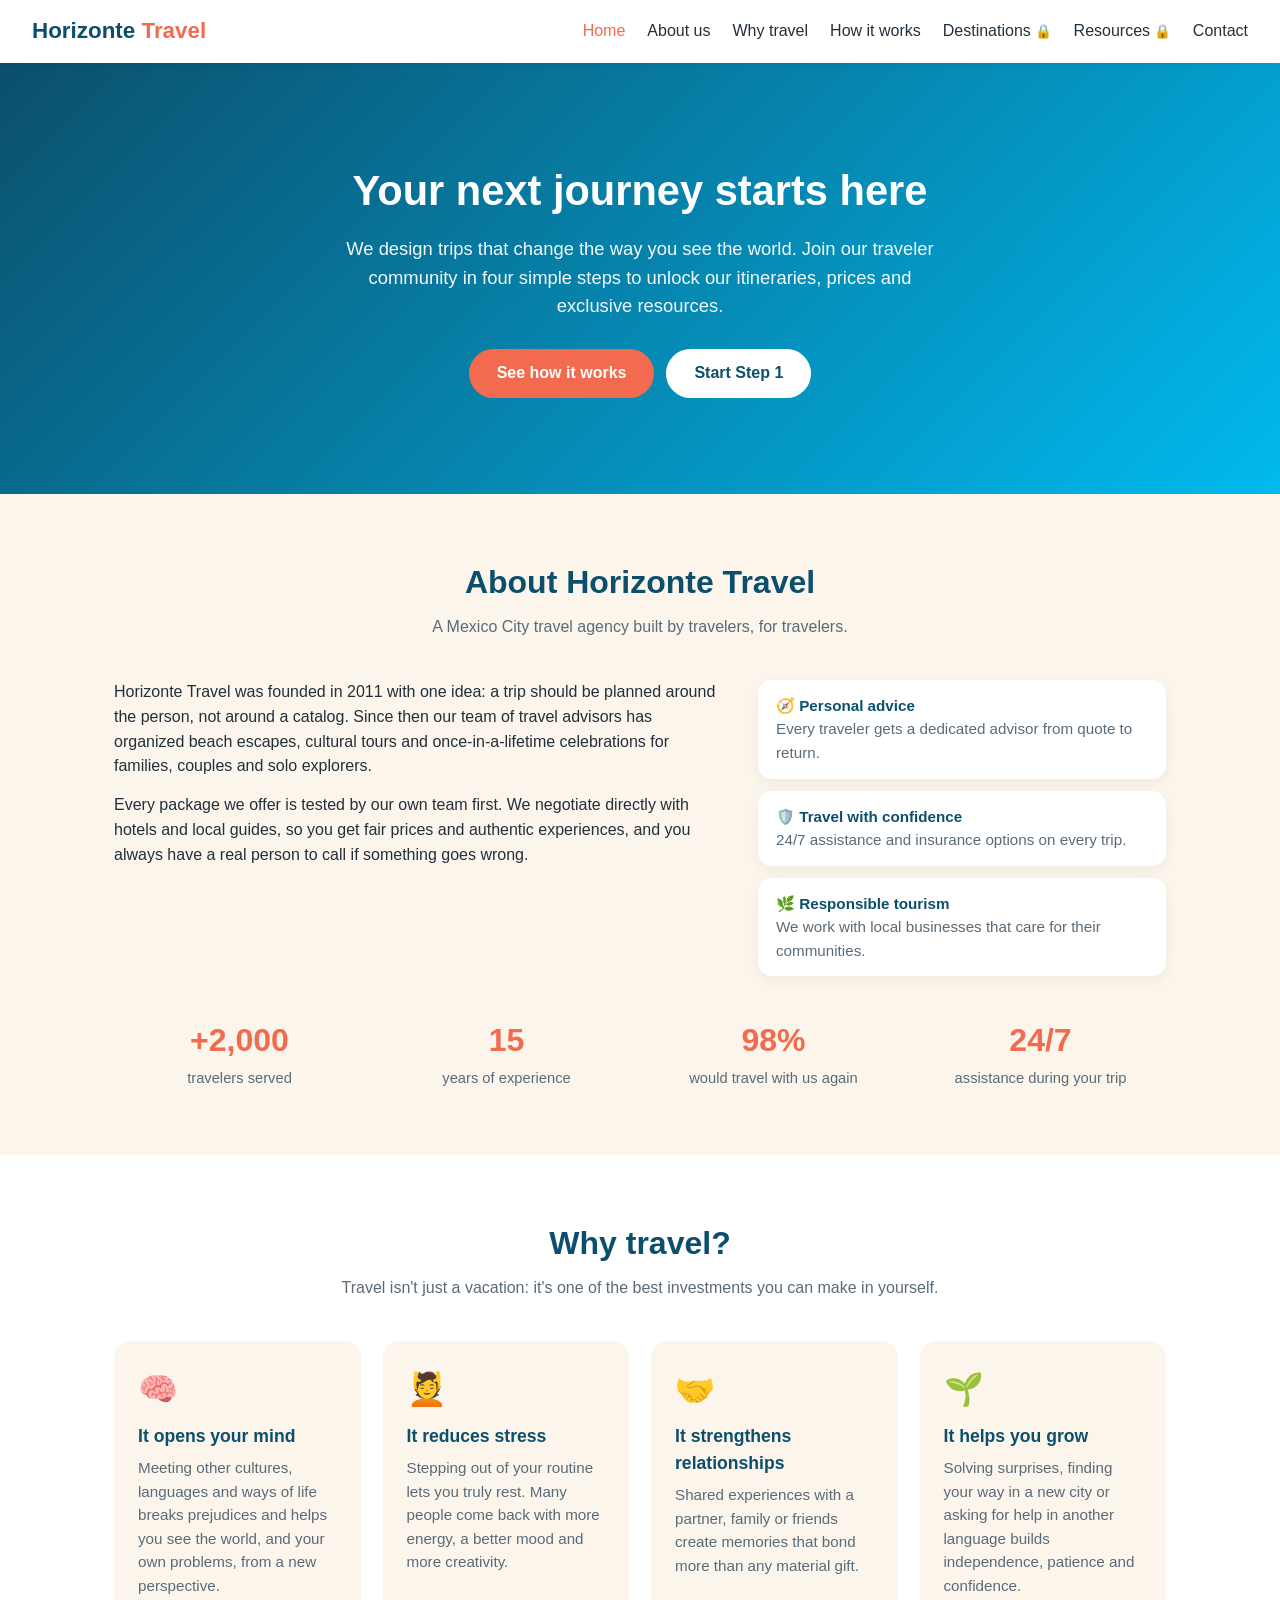
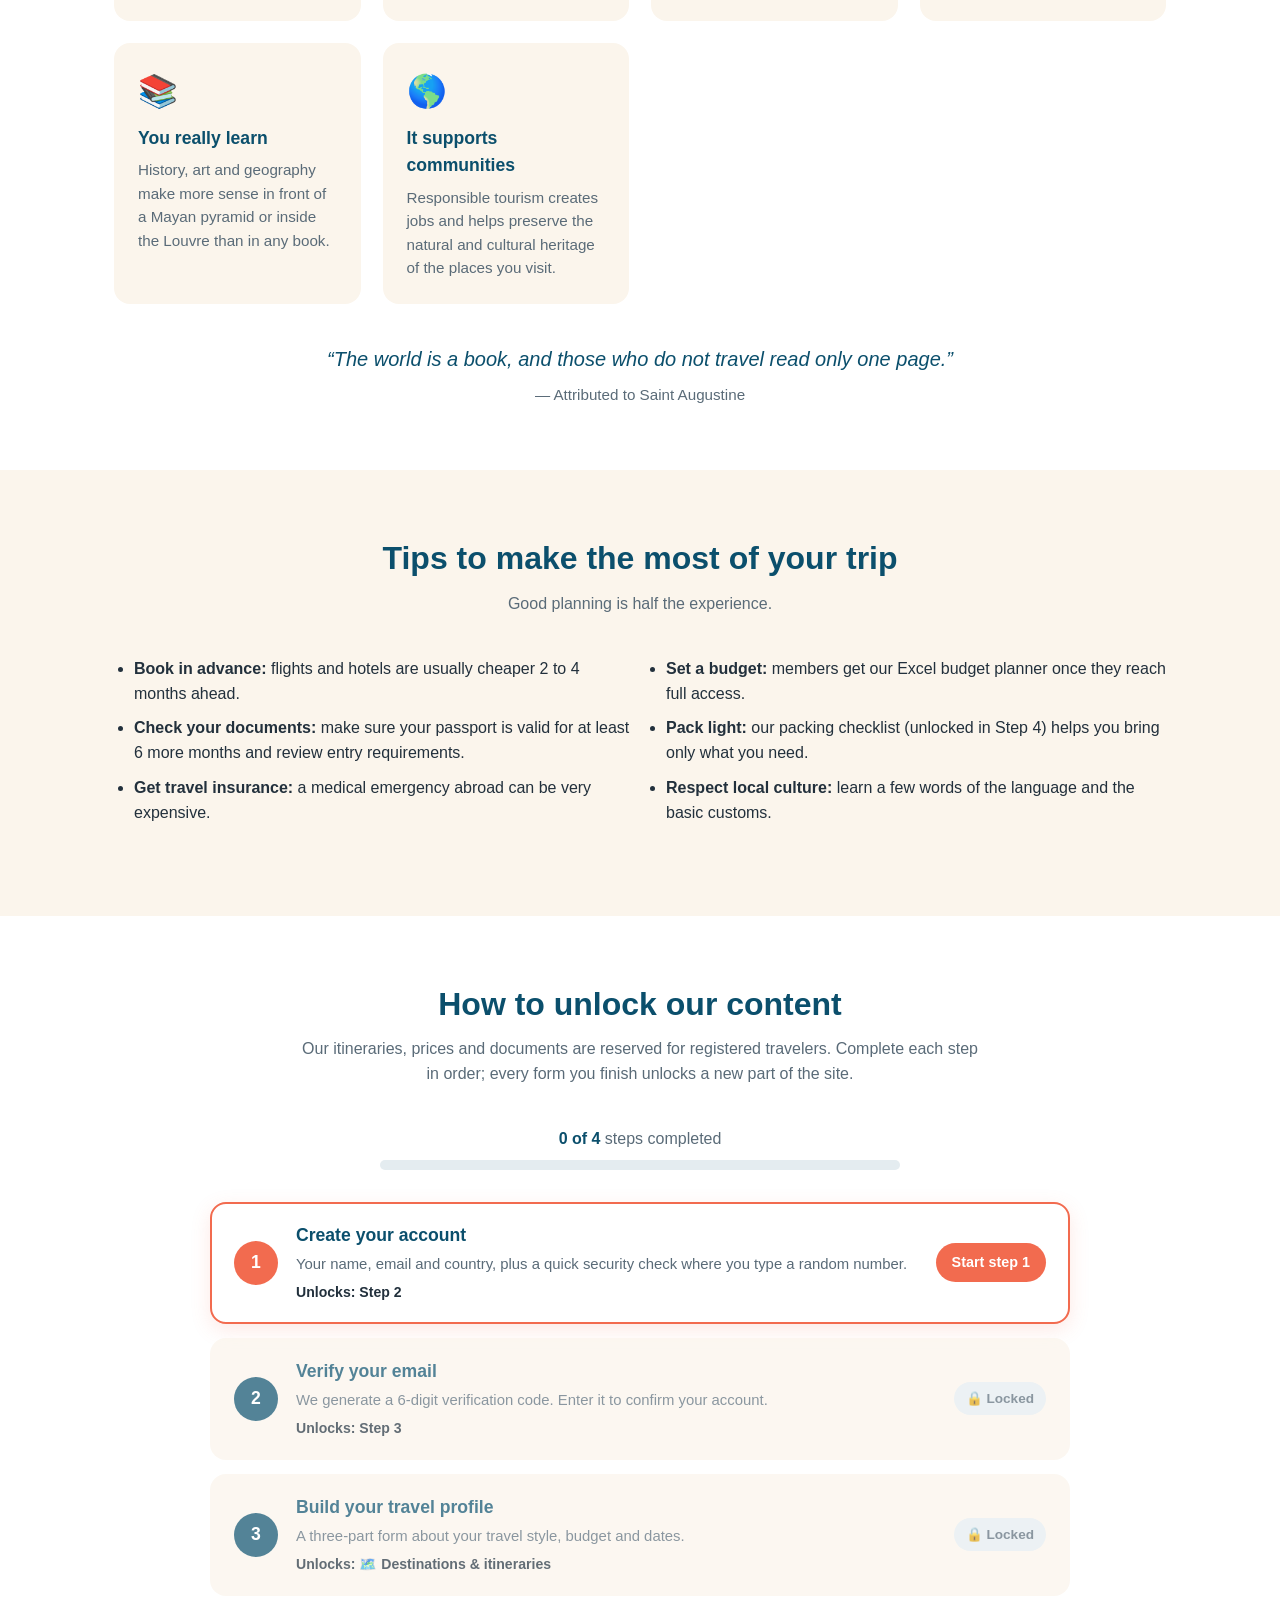
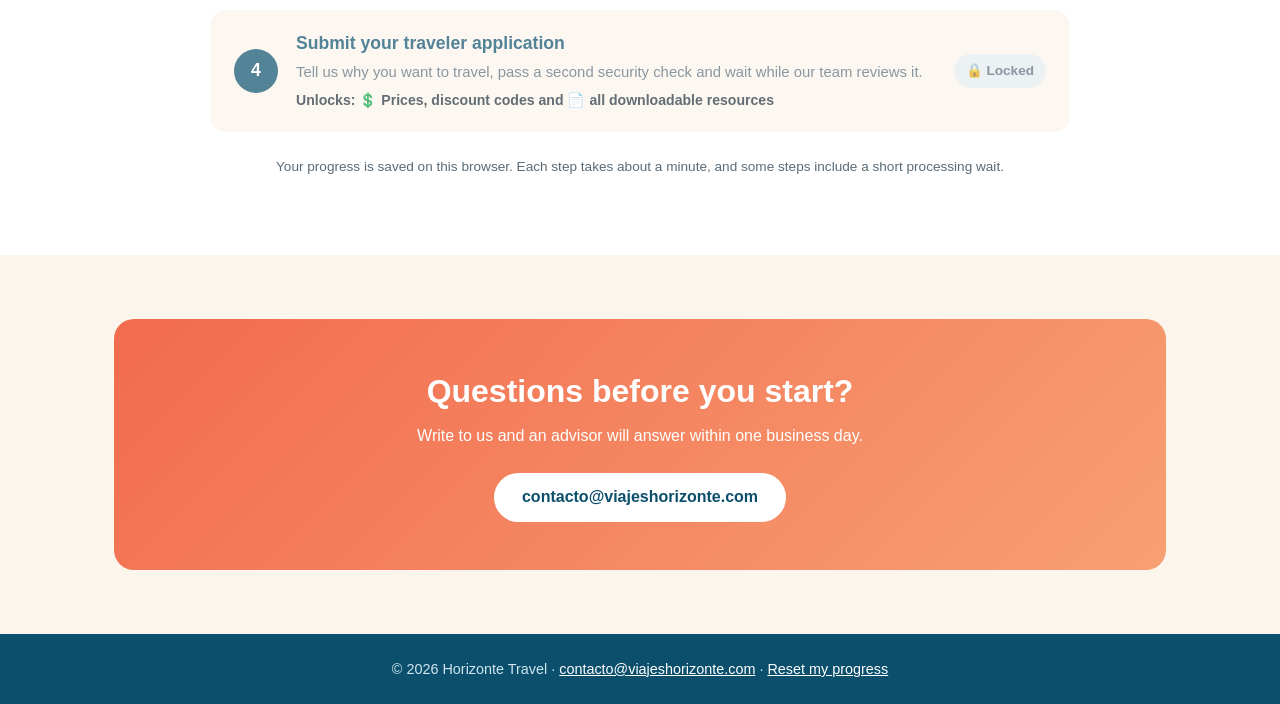
<file: index.html>
<!DOCTYPE html>
<html lang="en">
<head>
  <meta charset="UTF-8">
  <meta name="viewport" content="width=device-width, initial-scale=1.0">
  <title>Horizonte Travel</title>
  <meta name="description" content="Horizonte Travel: who we are, why travel matters, and how to unlock our itineraries, prices and travel resources.">
  <link rel="stylesheet" href="estilos.css">
  <script src="access.js"></script>
</head>
<body>
  <nav>
    <a href="index.html" class="logo">Horizonte <span>Travel</span></a>
    <ul>
      <li><a href="#home" class="activo">Home</a></li>
      <li><a href="#about">About us</a></li>
      <li><a href="#why-travel">Why travel</a></li>
      <li><a href="#how-it-works">How it works</a></li>
      <li><a href="destinations.html" data-level="3">Destinations</a></li>
      <li><a href="resources.html" data-level="4">Resources</a></li>
      <li><a href="#contact">Contact</a></li>
    </ul>
  </nav>

  <header class="hero" id="home">
    <h1>Your next journey starts here</h1>
    <p>We design trips that change the way you see the world. Join our traveler community in four simple steps to unlock our itineraries, prices and exclusive resources.</p>
    <div class="acciones">
      <a href="#how-it-works" class="boton">See how it works</a>
      <a href="register.html" class="boton secundario" id="hero-cta">Start Step 1</a>
    </div>
  </header>

  <!-- About the company -->
  <section id="about">
    <h2>About Horizonte Travel</h2>
    <p class="subtitulo">A Mexico City travel agency built by travelers, for travelers.</p>
    <div class="acerca">
      <div>
        <p>Horizonte Travel was founded in 2011 with one idea: a trip should be planned around the person, not around a catalog. Since then our team of travel advisors has organized beach escapes, cultural tours and once-in-a-lifetime celebrations for families, couples and solo explorers.</p>
        <p>Every package we offer is tested by our own team first. We negotiate directly with hotels and local guides, so you get fair prices and authentic experiences, and you always have a real person to call if something goes wrong.</p>
      </div>
      <ul class="valores">
        <li><strong>🧭 Personal advice</strong> Every traveler gets a dedicated advisor from quote to return.</li>
        <li><strong>🛡️ Travel with confidence</strong> 24/7 assistance and insurance options on every trip.</li>
        <li><strong>🌿 Responsible tourism</strong> We work with local businesses that care for their communities.</li>
      </ul>
    </div>
    <div class="cifras">
      <div class="cifra"><strong>+2,000</strong><span>travelers served</span></div>
      <div class="cifra"><strong>15</strong><span>years of experience</span></div>
      <div class="cifra"><strong>98%</strong><span>would travel with us again</span></div>
      <div class="cifra"><strong>24/7</strong><span>assistance during your trip</span></div>
    </div>
  </section>

  <!-- Why travel -->
  <div class="banda">
    <section id="why-travel">
      <h2>Why travel?</h2>
      <p class="subtitulo">Travel isn't just a vacation: it's one of the best investments you can make in yourself.</p>

      <div class="beneficios">
        <article class="beneficio">
          <div class="icono">🧠</div>
          <h3>It opens your mind</h3>
          <p>Meeting other cultures, languages and ways of life breaks prejudices and helps you see the world, and your own problems, from a new perspective.</p>
        </article>
        <article class="beneficio">
          <div class="icono">💆</div>
          <h3>It reduces stress</h3>
          <p>Stepping out of your routine lets you truly rest. Many people come back with more energy, a better mood and more creativity.</p>
        </article>
        <article class="beneficio">
          <div class="icono">🤝</div>
          <h3>It strengthens relationships</h3>
          <p>Shared experiences with a partner, family or friends create memories that bond more than any material gift.</p>
        </article>
        <article class="beneficio">
          <div class="icono">🌱</div>
          <h3>It helps you grow</h3>
          <p>Solving surprises, finding your way in a new city or asking for help in another language builds independence, patience and confidence.</p>
        </article>
        <article class="beneficio">
          <div class="icono">📚</div>
          <h3>You really learn</h3>
          <p>History, art and geography make more sense in front of a Mayan pyramid or inside the Louvre than in any book.</p>
        </article>
        <article class="beneficio">
          <div class="icono">🌎</div>
          <h3>It supports communities</h3>
          <p>Responsible tourism creates jobs and helps preserve the natural and cultural heritage of the places you visit.</p>
        </article>
      </div>

      <blockquote class="cita">
        “The world is a book, and those who do not travel read only one page.”
        <cite>— Attributed to Saint Augustine</cite>
      </blockquote>
    </section>
  </div>

  <section>
    <h2>Tips to make the most of your trip</h2>
    <p class="subtitulo">Good planning is half the experience.</p>
    <ul class="consejos">
      <li><strong>Book in advance:</strong> flights and hotels are usually cheaper 2 to 4 months ahead.</li>
      <li><strong>Check your documents:</strong> make sure your passport is valid for at least 6 more months and review entry requirements.</li>
      <li><strong>Get travel insurance:</strong> a medical emergency abroad can be very expensive.</li>
      <li><strong>Set a budget:</strong> members get our Excel budget planner once they reach full access.</li>
      <li><strong>Pack light:</strong> our packing checklist (unlocked in Step 4) helps you bring only what you need.</li>
      <li><strong>Respect local culture:</strong> learn a few words of the language and the basic customs.</li>
    </ul>
  </section>

  <!-- Instructions: how to unlock content -->
  <div class="banda">
    <section id="how-it-works">
      <h2>How to unlock our content</h2>
      <p class="subtitulo">Our itineraries, prices and documents are reserved for registered travelers. Complete each step in order; every form you finish unlocks a new part of the site.</p>

      <div class="progreso-general">
        <div class="progreso-texto"><strong id="progreso-num">0 of 4</strong> steps completed</div>
        <div class="barra"><span id="progreso-barra"></span></div>
      </div>

      <ol class="pasos" id="pasos">
        <li data-step="1">
          <div class="paso-num">1</div>
          <div class="paso-info">
            <h3>Create your account</h3>
            <p>Your name, email and country, plus a quick security check where you type a random number.</p>
            <p class="desbloquea">Unlocks: Step 2</p>
          </div>
          <div class="paso-estado"></div>
        </li>
        <li data-step="2">
          <div class="paso-num">2</div>
          <div class="paso-info">
            <h3>Verify your email</h3>
            <p>We generate a 6-digit verification code. Enter it to confirm your account.</p>
            <p class="desbloquea">Unlocks: Step 3</p>
          </div>
          <div class="paso-estado"></div>
        </li>
        <li data-step="3">
          <div class="paso-num">3</div>
          <div class="paso-info">
            <h3>Build your travel profile</h3>
            <p>A three-part form about your travel style, budget and dates.</p>
            <p class="desbloquea">Unlocks: 🗺️ Destinations &amp; itineraries</p>
          </div>
          <div class="paso-estado"></div>
        </li>
        <li data-step="4">
          <div class="paso-num">4</div>
          <div class="paso-info">
            <h3>Submit your traveler application</h3>
            <p>Tell us why you want to travel, pass a second security check and wait while our team reviews it.</p>
            <p class="desbloquea">Unlocks: 💲 Prices, discount codes and 📄 all downloadable resources</p>
          </div>
          <div class="paso-estado"></div>
        </li>
      </ol>

      <p class="ayuda" style="text-align:center;margin-top:24px">Your progress is saved on this browser. Each step takes about a minute, and some steps include a short processing wait.</p>
    </section>
  </div>

  <section id="contact">
    <div class="cta">
      <h2>Questions before you start?</h2>
      <p>Write to us and an advisor will answer within one business day.</p>
      <a href="mailto:contacto@viajeshorizonte.com" class="boton secundario">contacto@viajeshorizonte.com</a>
    </div>
  </section>

  <footer>
    © 2026 Horizonte Travel · <a href="mailto:contacto@viajeshorizonte.com">contacto@viajeshorizonte.com</a> · <a href="#" id="reiniciar">Reset my progress</a>
  </footer>

  <script>
    // Shows the status of each step (done / current / locked) based on saved progress.
    (function () {
      var level = Access.level();
      document.getElementById('progreso-num').textContent = level + ' of 4';
      document.getElementById('progreso-barra').style.width = (level / 4 * 100) + '%';

      document.querySelectorAll('#pasos li').forEach(function (li) {
        var n = +li.getAttribute('data-step');
        var box = li.querySelector('.paso-estado');
        if (n <= level) {
          li.classList.add('hecho');
          box.innerHTML = '<span class="chip ok">✓ Completed</span>';
        } else if (n === level + 1) {
          li.classList.add('actual');
          box.innerHTML = '<a class="boton chico" href="' + Access.STEPS[n].page + '">Start step ' + n + '</a>';
        } else {
          li.classList.add('pendiente');
          box.innerHTML = '<span class="chip">🔒 Locked</span>';
        }
      });

      var cta = document.getElementById('hero-cta');
      if (level >= 4) { cta.textContent = 'Go to prices & resources'; cta.href = 'resources.html'; }
      else if (level >= 3) { cta.textContent = 'Continue with Step 4'; cta.href = Access.nextStepPage(); }
      else if (level > 0) { cta.textContent = 'Continue with Step ' + (level + 1); cta.href = Access.nextStepPage(); }
    })();
  </script>
</body>
</html>
</file>
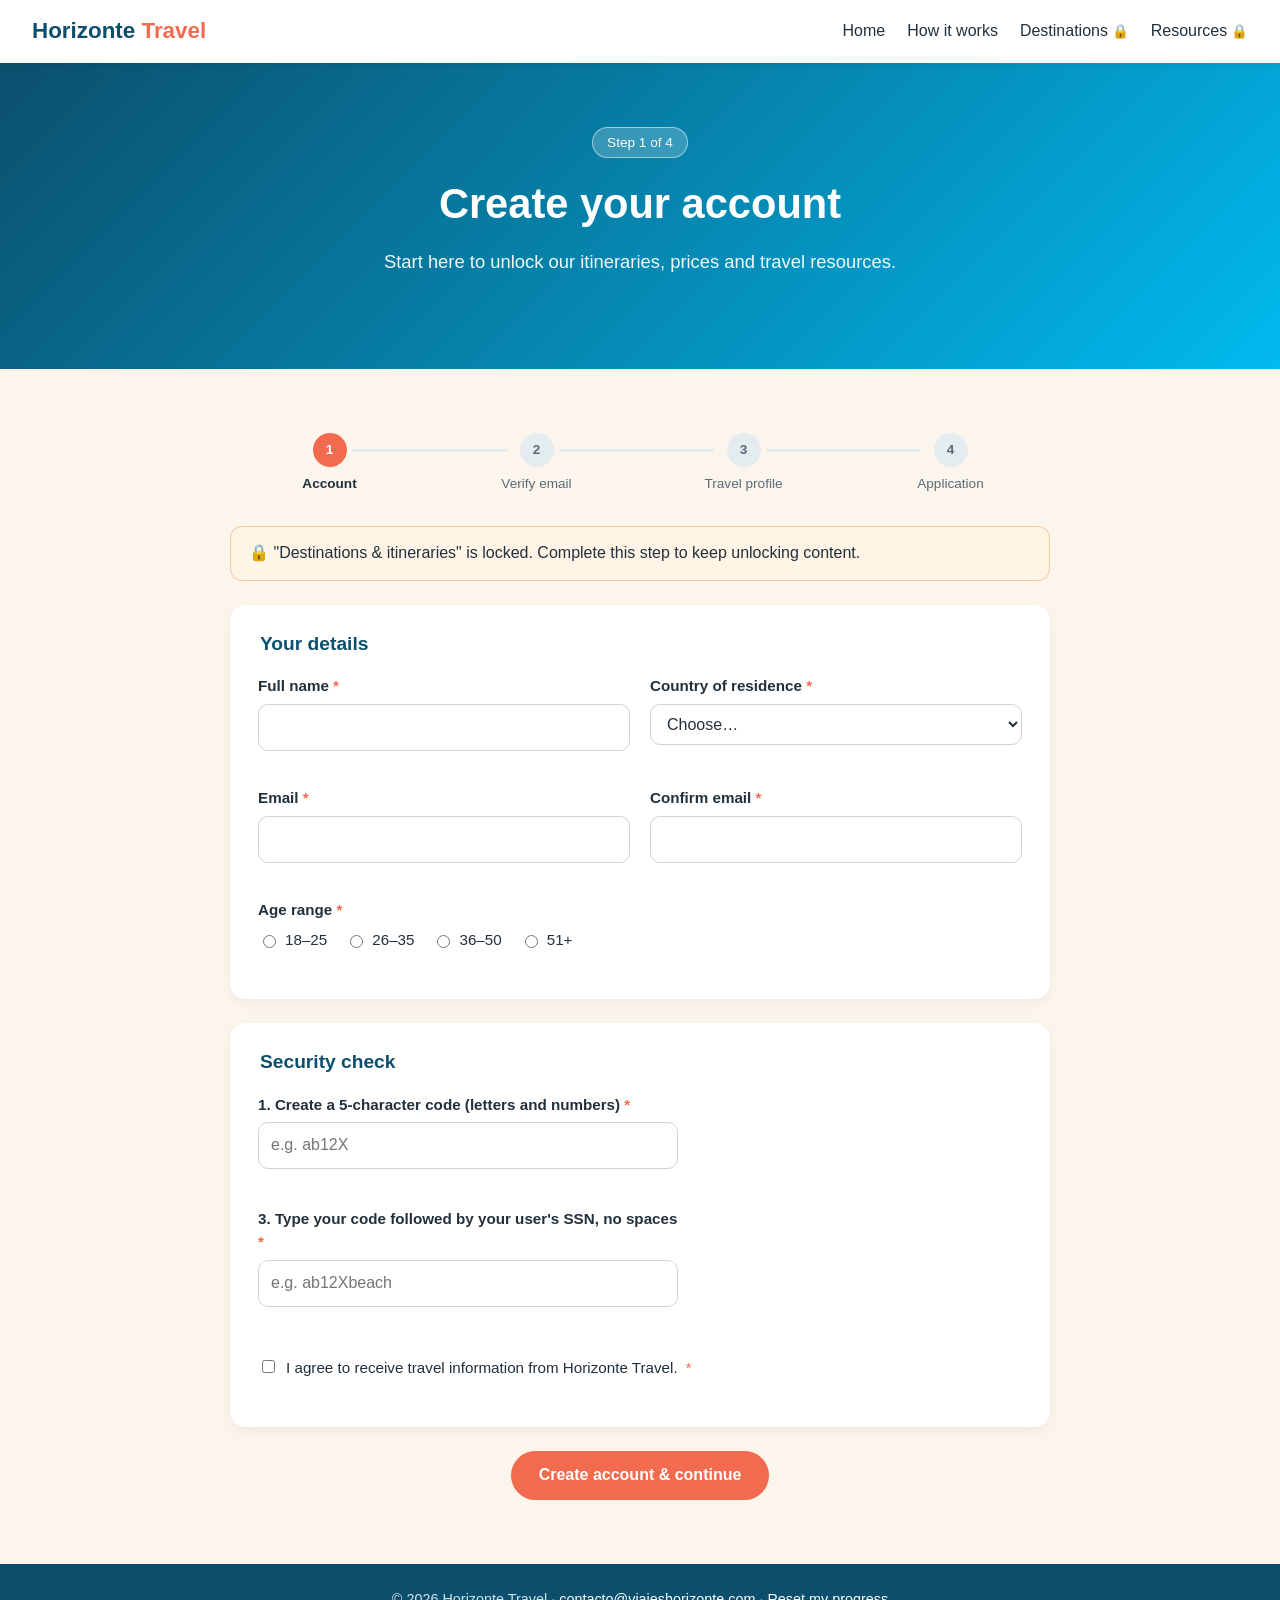
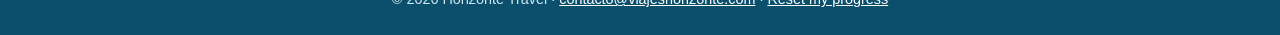
<file: application.html>
<!DOCTYPE html>
<html lang="en">
<head>
  <meta charset="UTF-8">
  <meta name="viewport" content="width=device-width, initial-scale=1.0">
  <meta name="robots" content="noindex">
  <title>Step 4 · Traveler application</title>
  <link rel="stylesheet" href="estilos.css">
  <script src="access.js"></script>
  <script src="captcha.js"></script>
  <script>Access.require(3);</script>
</head>
<body>
  <nav>
    <a href="index.html" class="logo">Horizonte <span>Travel</span></a>
    <ul>
      <li><a href="index.html">Home</a></li>
      <li><a href="index.html#how-it-works">How it works</a></li>
      <li><a href="destinations.html" data-level="3">Destinations</a></li>
      <li><a href="resources.html" data-level="4">Resources</a></li>
    </ul>
  </nav>

  <header class="hero chico">
    <span class="sello">Step 4 of 4</span>
    <h1>Traveler application</h1>
    <p>The last step. Tell us why you want to travel and get full access to prices, discount codes and every document.</p>
  </header>

  <section>
    <ol class="stepper">
      <li class="hecho"><span>✓</span>Account</li>
      <li class="hecho"><span>✓</span>Verify email</li>
      <li class="hecho"><span>✓</span>Travel profile</li>
      <li class="actual"><span>4</span>Application</li>
    </ol>

    <p class="aviso oculto" id="aviso-bloqueo"></p>

    <form class="cuestionario" id="formulario" novalidate>
      <fieldset>
        <legend>About your trip</legend>
        <div class="campos">
          <div class="campo completo">
            <label for="motivo">Why do you want to travel? <span class="req">*</span></label>
            <textarea id="motivo" name="motivo" minlength="30" required
              placeholder="e.g. I want to get to know other cultures, celebrate my anniversary, take a break from routine…"></textarea>
            <span class="ayuda"><span id="contador">0</span>/30 characters minimum</span>
            <span class="error"></span>
          </div>
          <div class="campo">
            <label for="ocasion">Is it a special occasion?</label>
            <select id="ocasion" name="ocasion">
              <option value="">No, just traveling</option>
              <option>Honeymoon / anniversary</option>
              <option>Birthday</option>
              <option>Graduation</option>
              <option>Family reunion</option>
            </select>
            <span class="error"></span>
          </div>
          <div class="campo">
            <label for="fuente">How did you hear about us? <span class="req">*</span></label>
            <select id="fuente" name="fuente" required>
              <option value="">Choose…</option>
              <option>Social media</option>
              <option>Google search</option>
              <option>A friend or family member</option>
              <option>I've traveled with you before</option>
              <option>Other</option>
            </select>
            <span class="error"></span>
          </div>
          <div class="campo completo">
            <span class="etiqueta">Would you like an advisor to contact you? <span class="req">*</span></span>
            <div class="opciones">
              <label><input type="radio" name="contacto" value="Yes, by email" required> Yes, by email</label>
              <label><input type="radio" name="contacto" value="Not yet"> Not yet, I'm just exploring</label>
            </div>
            <span class="error"></span>
          </div>
        </div>
      </fieldset>

      <fieldset>
        <legend>Final security check</legend>
        <!-- CAPTCHA: the widget is built by captcha.js (Captcha.mount) -->
        <div class="campo captcha" id="captcha"></div>
        <div class="campo" style="margin-top:18px">
          <label class="check"><input type="checkbox" id="confirmo" name="confirmo" required> I confirm the information in my application is accurate. <span class="req">*</span></label>
          <span class="error"></span>
        </div>
      </fieldset>

      <div class="enviar">
        <button type="submit" class="boton" id="boton-enviar">Submit application</button>
      </div>
    </form>

    <!-- Review screen (delay before full access) -->
    <div class="confirmacion revision" id="revision">
      <h2>Your application is being reviewed</h2>
      <p>Please keep this page open. Full access unlocks in <strong id="cuenta">15</strong> seconds.</p>
      <div class="barra"><span id="barra-revision"></span></div>
      <ul class="estado-revision">
        <li data-t="0">Application received</li>
        <li data-t="4">Checking your profile</li>
        <li data-t="9">Preparing your prices and documents</li>
        <li data-t="14">Access approved</li>
      </ul>
      <a class="boton oculto" id="ir-recursos" href="resources.html">Go to prices &amp; resources</a>
    </div>

    <div class="confirmacion" id="ya-hecho">
      <h2>✓ You have full access</h2>
      <p>All four steps are complete.</p>
      <div style="display:flex;gap:10px;flex-wrap:wrap">
        <a class="boton" href="resources.html">Prices &amp; resources</a>
        <a class="boton contorno" href="destinations.html">Destinations</a>
      </div>
    </div>
  </section>

  <footer>
    © 2026 Horizonte Travel · <a href="mailto:contacto@viajeshorizonte.com">contacto@viajeshorizonte.com</a> · <a href="#" id="reiniciar">Reset my progress</a>
  </footer>

  <script>
    (function () {
      var form = document.getElementById('formulario');
      if (Access.level() >= 4) {
        form.style.display = 'none';
        document.getElementById('ya-hecho').classList.add('visible');
        return;
      }

      // CAPTCHA (see captcha.js)
      var captcha = Captcha.mount(document.getElementById('captcha'));

      var motivo = document.getElementById('motivo');
      motivo.addEventListener('input', function () {
        document.getElementById('contador').textContent = motivo.value.trim().length;
      });

      var validateAll = Access.validator(form, function (f) {
        if (f.id === 'motivo' && f.value.trim().length < 30) return 'Tell us a bit more (at least 30 characters).';
      });

      form.addEventListener('submit', function (e) {
        e.preventDefault();
        if (!validateAll()) return;
        if (!captcha.check()) return;   // CAPTCHA must match before submitting

        var application = {
          reason: motivo.value.trim(),
          occasion: form.ocasion.value,
          source: form.fuente.value,
          contact: form.contacto.value,
          submitted: new Date().toISOString()
        };
        document.getElementById('boton-enviar').disabled = true;

        Access.processing([
          'Checking your security answer…',
          'Sending your application…',
          'Application received!'
        ], 3500).then(function () {
          return Access.send('Step 4: traveler application', {
            account: Access.data().account, profile: Access.data().profile, application: application
          });
        }).then(function () {
          form.style.display = 'none';
          review(application);
        });
      });

      // Delay: 15-second "review" before granting full access.
      function review(application) {
        var box = document.getElementById('revision');
        box.classList.add('visible');
        window.scrollTo({ top: box.offsetTop - 80, behavior: 'smooth' });
        var TOTAL = 15, t = 0;
        var items = box.querySelectorAll('.estado-revision li');
        function tick() {
          document.getElementById('cuenta').textContent = TOTAL - t;
          document.getElementById('barra-revision').style.width = (t / TOTAL * 100) + '%';
          items.forEach(function (li) { if (t >= +li.getAttribute('data-t')) li.classList.add('hecho'); });
          if (t >= TOTAL) {
            clearInterval(timer);
            Access.save({ level: 4, application: application });
            box.querySelector('h2').textContent = '🎉 Approved! You now have full access';
            box.querySelector('p').textContent = 'Prices, discount codes and all documents are unlocked.';
            document.getElementById('ir-recursos').classList.remove('oculto');
            return;
          }
          t++;
        }
        tick();
        var timer = setInterval(tick, 1000);
      }
    })();
  </script>
</body>
</html>
</file>
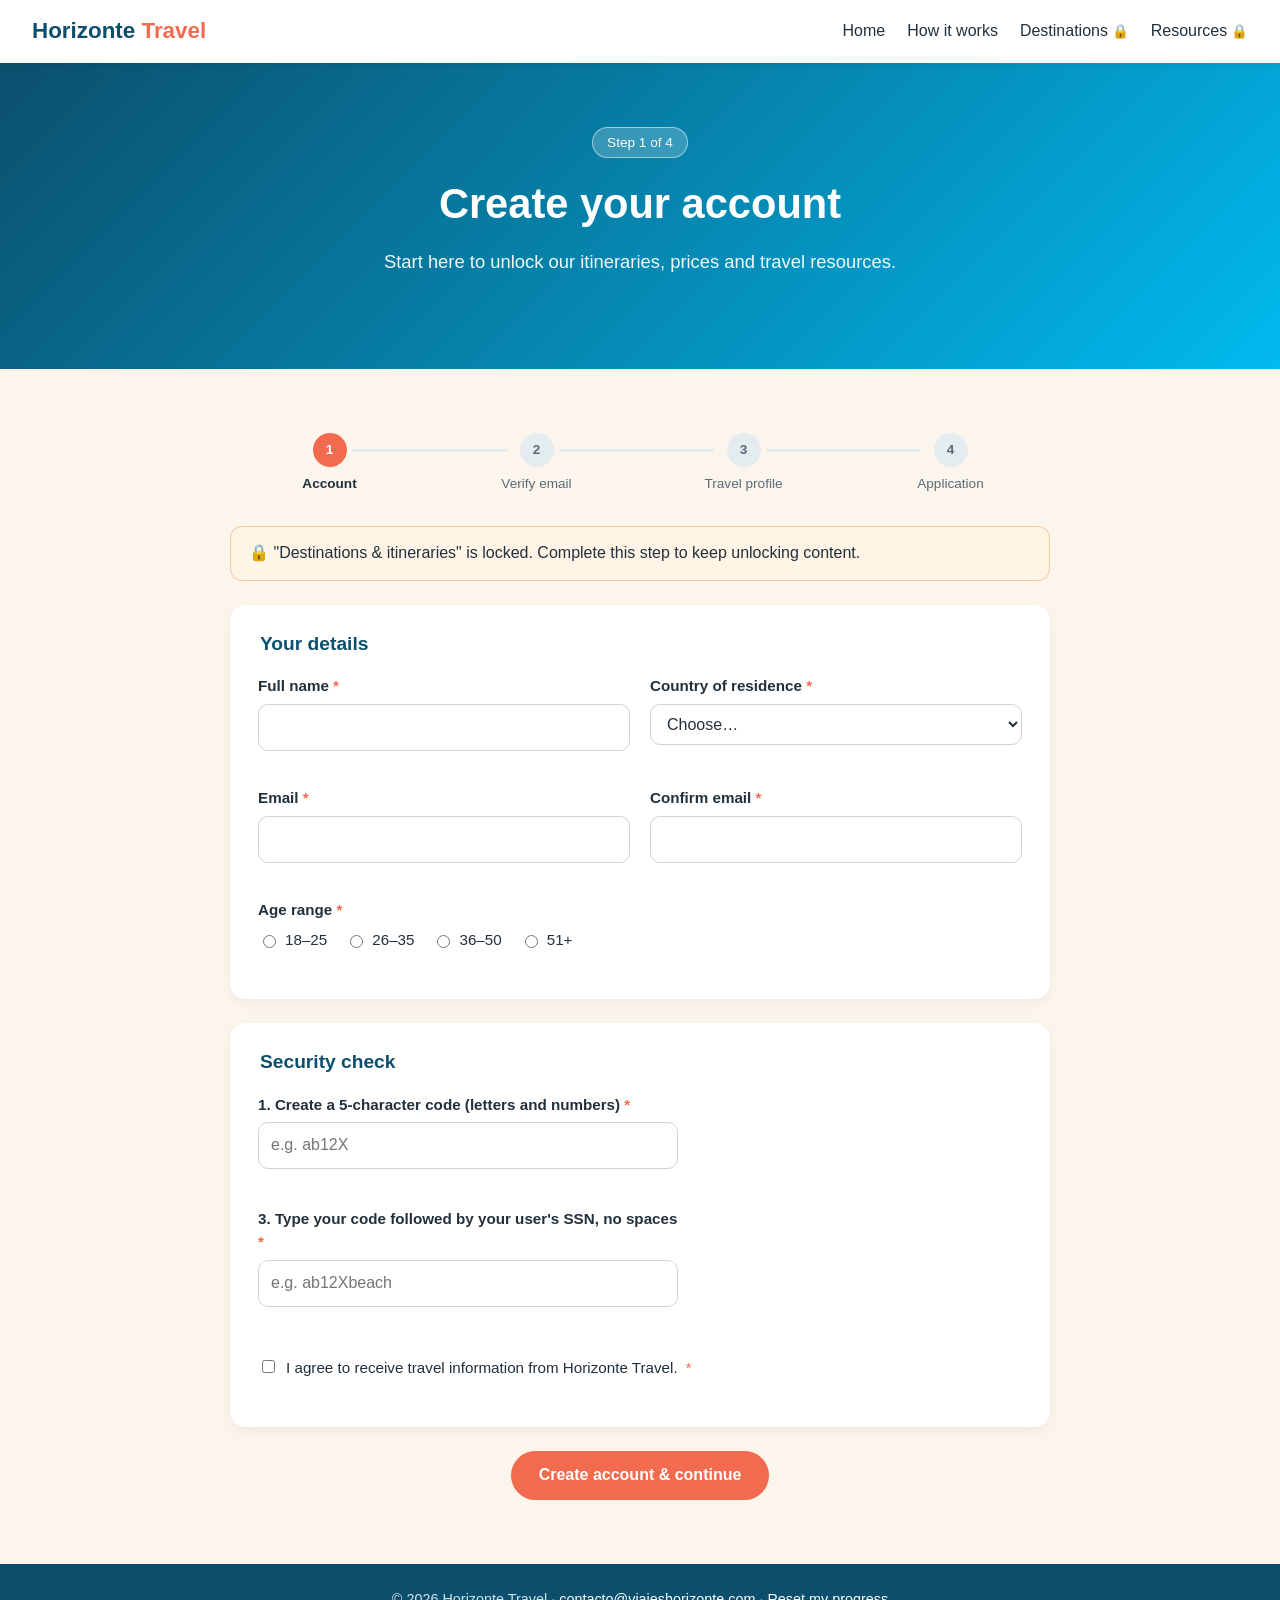
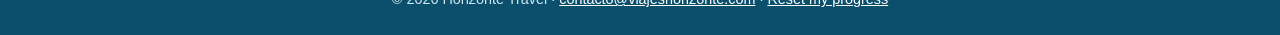
<file: destinations.html>
<!DOCTYPE html>
<html lang="en">
<head>
  <meta charset="UTF-8">
  <meta name="viewport" content="width=device-width, initial-scale=1.0">
  <meta name="robots" content="noindex">
  <title>Destinations &amp; itineraries</title>
  <link rel="stylesheet" href="estilos.css">
  <script src="access.js"></script>
  <!-- Unlocked after Step 3 (travel profile) -->
  <script>Access.require(3);</script>
</head>
<body>
  <nav>
    <a href="index.html" class="logo">Horizonte <span>Travel</span></a>
    <ul>
      <li><a href="index.html">Home</a></li>
      <li><a href="index.html#how-it-works">How it works</a></li>
      <li><a href="destinations.html" class="activo" data-level="3">Destinations</a></li>
      <li><a href="resources.html" data-level="4">Resources</a></li>
    </ul>
  </nav>

  <header class="hero chico">
    <span class="sello">🔓 Unlocked with Step 3</span>
    <h1>Our destinations<span id="saludo"></span></h1>
    <p>Download the full day-by-day itinerary of each trip. Prices, discount codes and more documents unlock in Step 4.</p>
  </header>

  <p class="aviso exito oculto" id="aviso-nuevo">🎉 Profile saved! Based on your answers we recommend <strong id="recomendado"></strong>.</p>

  <section>
    <div class="viajes">
      <article class="tarjeta">
        <div class="imagen cancun">🏝️</div>
        <div class="contenido">
          <h3>Cancún, Mexico</h3>
          <p class="pais">Beach, Mayan ruins and the Caribbean Sea</p>
          <ul class="detalles">
            <li>📅 7 days / 6 nights</li>
            <li>✈️ Flight + all-inclusive hotel</li>
          </ul>
          <div class="acciones">
            <a class="boton" href="files/itinerary-cancun.pdf" target="_blank" rel="noopener">Itinerary (PDF)</a>
            <a class="boton contorno" href="files/itinerary-cancun.docx" download>Editable itinerary (DOCX)</a>
            <a class="boton contorno" href="resources.html" data-level="4">Prices</a>
          </div>
        </div>
      </article>

      <article class="tarjeta">
        <div class="imagen paris">🗼</div>
        <div class="contenido">
          <h3>Paris, France</h3>
          <p class="pais">Art, history and French cuisine</p>
          <ul class="detalles">
            <li>📅 10 days / 9 nights</li>
            <li>✈️ Flight + hotel + tours</li>
          </ul>
          <div class="acciones">
            <a class="boton" href="files/itinerary-paris.pdf" target="_blank" rel="noopener">Itinerary (PDF)</a>
            <a class="boton contorno" href="files/itinerary-paris.docx" download>Editable itinerary (DOCX)</a>
            <a class="boton contorno" href="resources.html" data-level="4">Prices</a>
          </div>
        </div>
      </article>
    </div>
  </section>

  <section id="siguiente-paso" style="padding-top:0">
    <div class="cta">
      <h2>One more step for prices &amp; documents</h2>
      <p>Submit your traveler application (Step 4) to unlock the price documents, discount codes, the price list in Excel and our insider guide.</p>
      <a href="application.html" class="boton secundario">Go to Step 4</a>
    </div>
  </section>

  <footer>
    © 2026 Horizonte Travel · <a href="mailto:contacto@viajeshorizonte.com">contacto@viajeshorizonte.com</a> · <a href="#" id="reiniciar">Reset my progress</a>
  </footer>

  <script>
    (function () {
      var data = Access.data();
      if (data.account) document.getElementById('saludo').textContent = ', ' + data.account.name.split(' ')[0];

      if (new URLSearchParams(location.search).get('new') && data.profile) {
        var rec = { Cancun: 'Cancún', Paris: 'Paris', Both: 'both Cancún and Paris' }[data.profile.destination];
        document.getElementById('recomendado').textContent = rec;
        document.getElementById('aviso-nuevo').classList.remove('oculto');
      }
      if (Access.level() >= 4) document.getElementById('siguiente-paso').classList.add('oculto');
    })();
  </script>
</body>
</html>
</file>
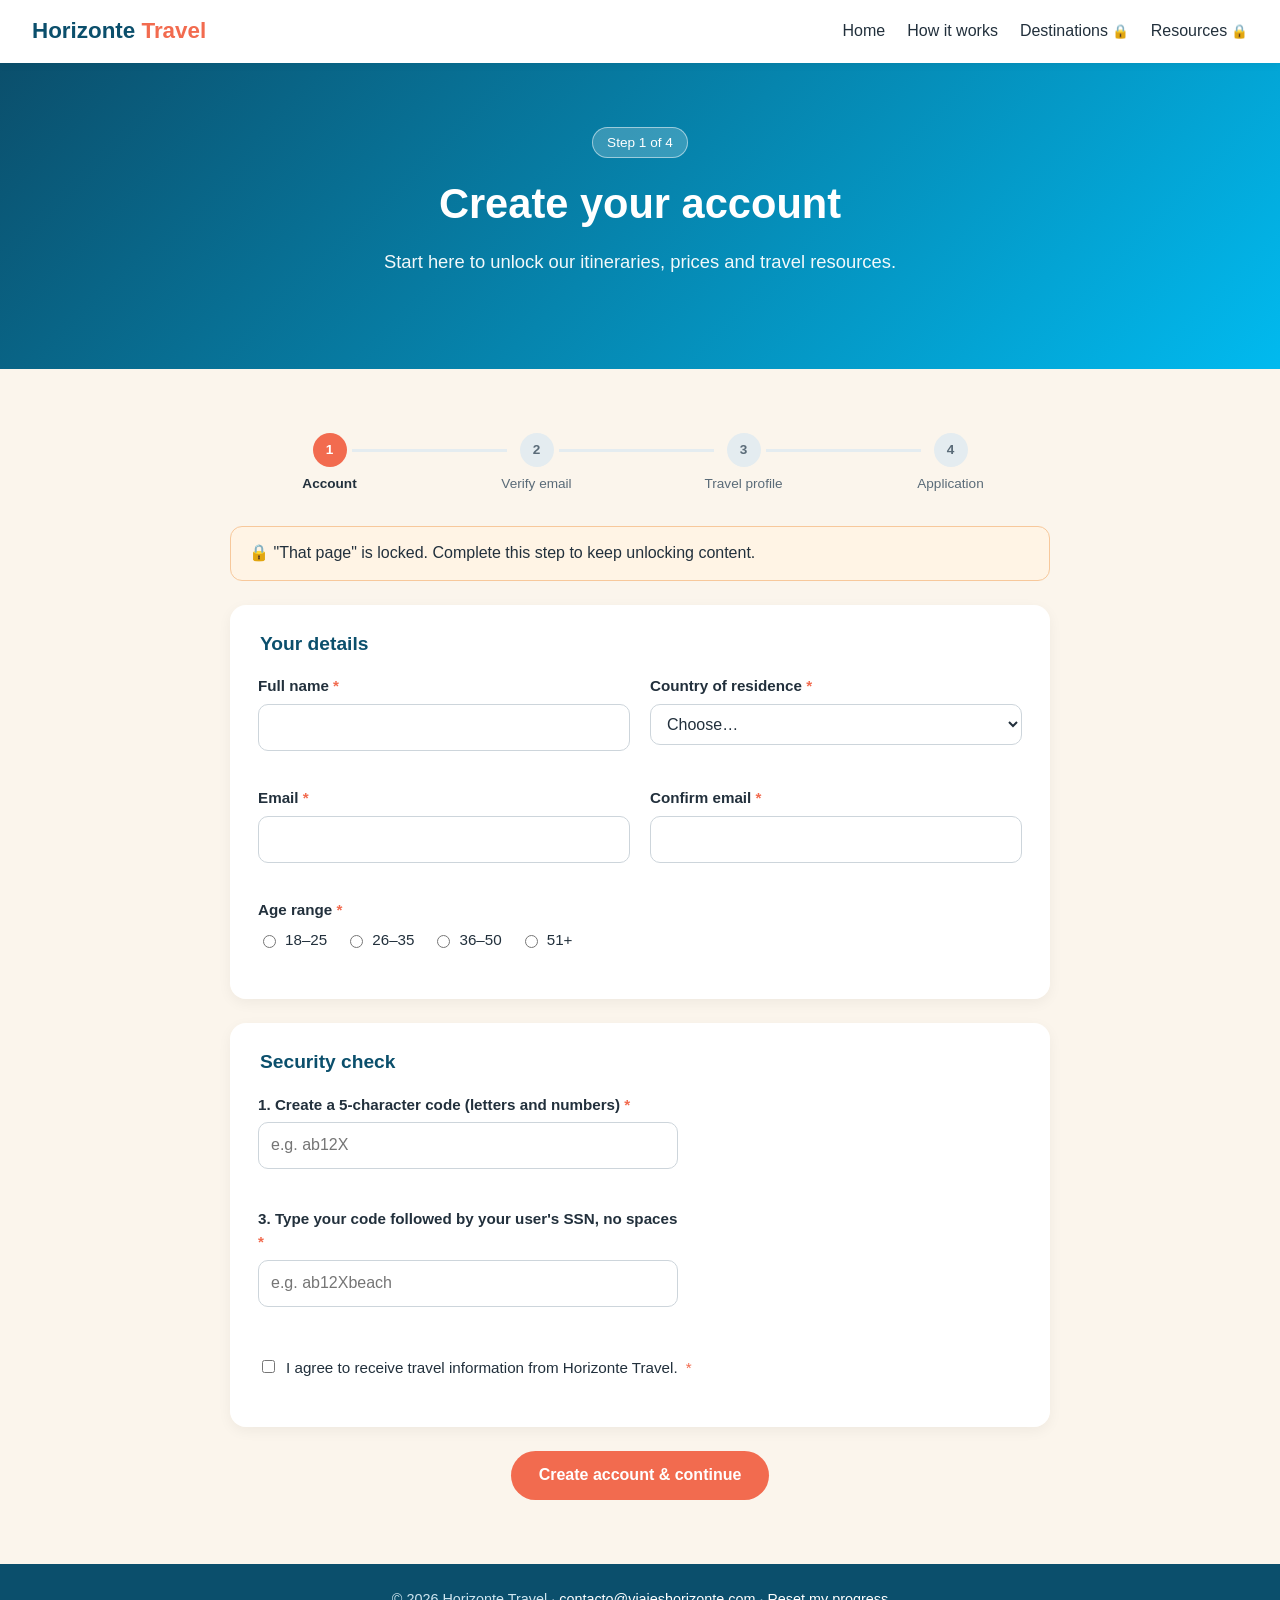
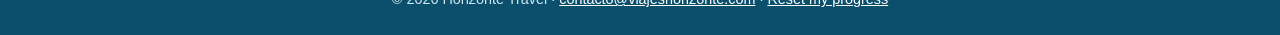
<file: preferences.html>
<!DOCTYPE html>
<html lang="en">
<head>
  <meta charset="UTF-8">
  <meta name="viewport" content="width=device-width, initial-scale=1.0">
  <meta name="robots" content="noindex">
  <title>Step 3 · Travel profile</title>
  <link rel="stylesheet" href="estilos.css">
  <script src="access.js"></script>
  <script>Access.require(2);</script>
</head>
<body>
  <nav>
    <a href="index.html" class="logo">Horizonte <span>Travel</span></a>
    <ul>
      <li><a href="index.html">Home</a></li>
      <li><a href="index.html#how-it-works">How it works</a></li>
      <li><a href="destinations.html" data-level="3">Destinations</a></li>
      <li><a href="resources.html" data-level="4">Resources</a></li>
    </ul>
  </nav>

  <header class="hero chico">
    <span class="sello">Step 3 of 4</span>
    <h1>Build your travel profile</h1>
    <p>Three short parts. When you finish, our destinations and itineraries unlock.</p>
  </header>

  <section>
    <ol class="stepper">
      <li class="hecho"><span>✓</span>Account</li>
      <li class="hecho"><span>✓</span>Verify email</li>
      <li class="actual"><span>3</span>Travel profile</li>
      <li><span>4</span>Application</li>
    </ol>

    <p class="aviso oculto" id="aviso-bloqueo"></p>

    <form class="cuestionario" id="formulario" novalidate>
      <div class="subpasos">
        <span class="activo" data-parte="1">A · Travel style</span>
        <span data-parte="2">B · Budget</span>
        <span data-parte="3">C · Dates &amp; destination</span>
      </div>

      <!-- Part A -->
      <fieldset class="parte" data-parte="1">
        <legend>Part A · Your travel style</legend>
        <div class="campos">
          <div class="campo completo">
            <span class="etiqueta">What kind of trips do you enjoy? <span class="req">*</span></span>
            <div class="opciones">
              <label><input type="checkbox" name="estilo" value="Beach" required> 🏖️ Beach</label>
              <label><input type="checkbox" name="estilo" value="Culture & history"> 🏛️ Culture &amp; history</label>
              <label><input type="checkbox" name="estilo" value="Adventure"> 🧗 Adventure</label>
              <label><input type="checkbox" name="estilo" value="Food"> 🍷 Food &amp; wine</label>
              <label><input type="checkbox" name="estilo" value="Relaxation"> 🧘 Relaxation</label>
            </div>
            <span class="error"></span>
          </div>
          <div class="campo completo">
            <span class="etiqueta">Who do you usually travel with? <span class="req">*</span></span>
            <div class="opciones">
              <label><input type="radio" name="compania" value="Solo" required> Solo</label>
              <label><input type="radio" name="compania" value="Partner"> Partner</label>
              <label><input type="radio" name="compania" value="Family"> Family</label>
              <label><input type="radio" name="compania" value="Friends"> Friends</label>
            </div>
            <span class="error"></span>
          </div>
        </div>
      </fieldset>

      <!-- Part B -->
      <fieldset class="parte oculto" data-parte="2">
        <legend>Part B · Budget</legend>
        <div class="campos">
          <div class="campo">
            <label for="presupuesto">Budget per person (MXN) <span class="req">*</span></label>
            <select id="presupuesto" name="presupuesto" required>
              <option value="">Choose…</option>
              <option>Under $20,000</option>
              <option>$20,000 – $40,000</option>
              <option>$40,000 – $70,000</option>
              <option>More than $70,000</option>
            </select>
            <span class="error"></span>
          </div>
          <div class="campo">
            <label for="viajeros">Number of travelers <span class="req">*</span></label>
            <input type="number" id="viajeros" name="viajeros" min="1" max="20" value="2" required>
            <span class="error"></span>
          </div>
          <div class="campo completo">
            <span class="etiqueta">Preferred accommodation <span class="req">*</span></span>
            <div class="opciones">
              <label><input type="radio" name="hospedaje" value="All-inclusive resort" required> All-inclusive resort</label>
              <label><input type="radio" name="hospedaje" value="Boutique hotel"> Boutique hotel</label>
              <label><input type="radio" name="hospedaje" value="Budget hotel"> Budget hotel</label>
            </div>
            <span class="error"></span>
          </div>
        </div>
      </fieldset>

      <!-- Part C -->
      <fieldset class="parte oculto" data-parte="3">
        <legend>Part C · Dates &amp; destination</legend>
        <div class="campos">
          <div class="campo">
            <label for="mes">When would you like to travel? <span class="req">*</span></label>
            <select id="mes" name="mes" required>
              <option value="">Choose…</option>
              <option>In the next 3 months</option>
              <option>In 3 to 6 months</option>
              <option>In 6 to 12 months</option>
              <option>Just exploring</option>
            </select>
            <span class="error"></span>
          </div>
          <div class="campo">
            <span class="etiqueta">Trip length <span class="req">*</span></span>
            <div class="opciones">
              <label><input type="radio" name="duracion" value="Up to 7 days" required> Up to 7 days</label>
              <label><input type="radio" name="duracion" value="8 to 14 days"> 8–14 days</label>
            </div>
            <span class="error"></span>
          </div>
          <div class="campo completo">
            <span class="etiqueta">Which destination interests you most? <span class="req">*</span></span>
            <div class="opciones">
              <label><input type="radio" name="destino" value="Cancun" required> 🏝️ Cancún, Mexico</label>
              <label><input type="radio" name="destino" value="Paris"> 🗼 Paris, France</label>
              <label><input type="radio" name="destino" value="Both"> Both</label>
            </div>
            <span class="error"></span>
          </div>
        </div>
      </fieldset>

      <div class="enviar navegacion">
        <button type="button" class="boton contorno oculto" id="atras">← Back</button>
        <button type="submit" class="boton" id="siguiente">Next →</button>
      </div>
    </form>

    <div class="confirmacion" id="ya-hecho">
      <h2>✓ Your travel profile is complete</h2>
      <p>Destinations and itineraries are unlocked.</p>
      <div style="display:flex;gap:10px;flex-wrap:wrap">
        <a class="boton" href="destinations.html">See destinations</a>
        <a class="boton contorno" id="seguir" href="application.html">Continue with Step 4</a>
      </div>
    </div>
  </section>

  <footer>
    © 2026 Horizonte Travel · <a href="mailto:contacto@viajeshorizonte.com">contacto@viajeshorizonte.com</a> · <a href="#" id="reiniciar">Reset my progress</a>
  </footer>

  <script>
    (function () {
      var form = document.getElementById('formulario');
      if (Access.level() >= 3) {
        form.style.display = 'none';
        if (Access.level() >= 4) document.getElementById('seguir').classList.add('oculto');
        document.getElementById('ya-hecho').classList.add('visible');
        return;
      }

      var part = 1, TOTAL = 3;
      var back = document.getElementById('atras');
      var next = document.getElementById('siguiente');
      var validateAll = Access.validator(form);

      function show(n) {
        part = n;
        form.querySelectorAll('fieldset.parte').forEach(function (f) {
          f.classList.toggle('oculto', +f.getAttribute('data-parte') !== n);
        });
        form.querySelectorAll('.subpasos span').forEach(function (s) {
          var p = +s.getAttribute('data-parte');
          s.classList.toggle('activo', p === n);
          s.classList.toggle('hecho', p < n);
        });
        back.classList.toggle('oculto', n === 1);
        next.textContent = n === TOTAL ? 'Finish profile' : 'Next →';
        window.scrollTo({ top: form.offsetTop - 80, behavior: 'smooth' });
      }

      back.addEventListener('click', function () { show(part - 1); });

      function values(name) {
        return Array.prototype.map.call(form.querySelectorAll('[name="' + name + '"]:checked'), function (x) { return x.value; });
      }

      form.addEventListener('submit', function (e) {
        e.preventDefault();
        var current = form.querySelector('fieldset.parte[data-parte="' + part + '"]');
        if (!validateAll(current)) return;

        if (part < TOTAL) {
          // Short delay between parts.
          Access.processing(['Saving part ' + 'ABC'[part - 1] + '…'], 1500).then(function () { show(part + 1); });
          return;
        }

        var profile = {
          styles: values('estilo'),
          companions: form.compania.value,
          budget: form.presupuesto.value,
          travelers: form.viajeros.value,
          accommodation: form.hospedaje.value,
          when: form.mes.value,
          length: form.duracion.value,
          destination: form.destino.value
        };
        next.disabled = true;
        // Longer delay: "analyzing" the profile.
        Access.processing([
          'Saving your travel profile…',
          'Analyzing your preferences…',
          'Matching you with destinations…',
          'Unlocking itineraries…'
        ], 5000).then(function () {
          return Access.send('Step 3: travel profile', { email: Access.data().account.email, profile: profile });
        }).then(function () {
          Access.save({ level: 3, profile: profile });
          location.href = 'destinations.html?new=1';
        });
      });
    })();
  </script>
</body>
</html>
</file>
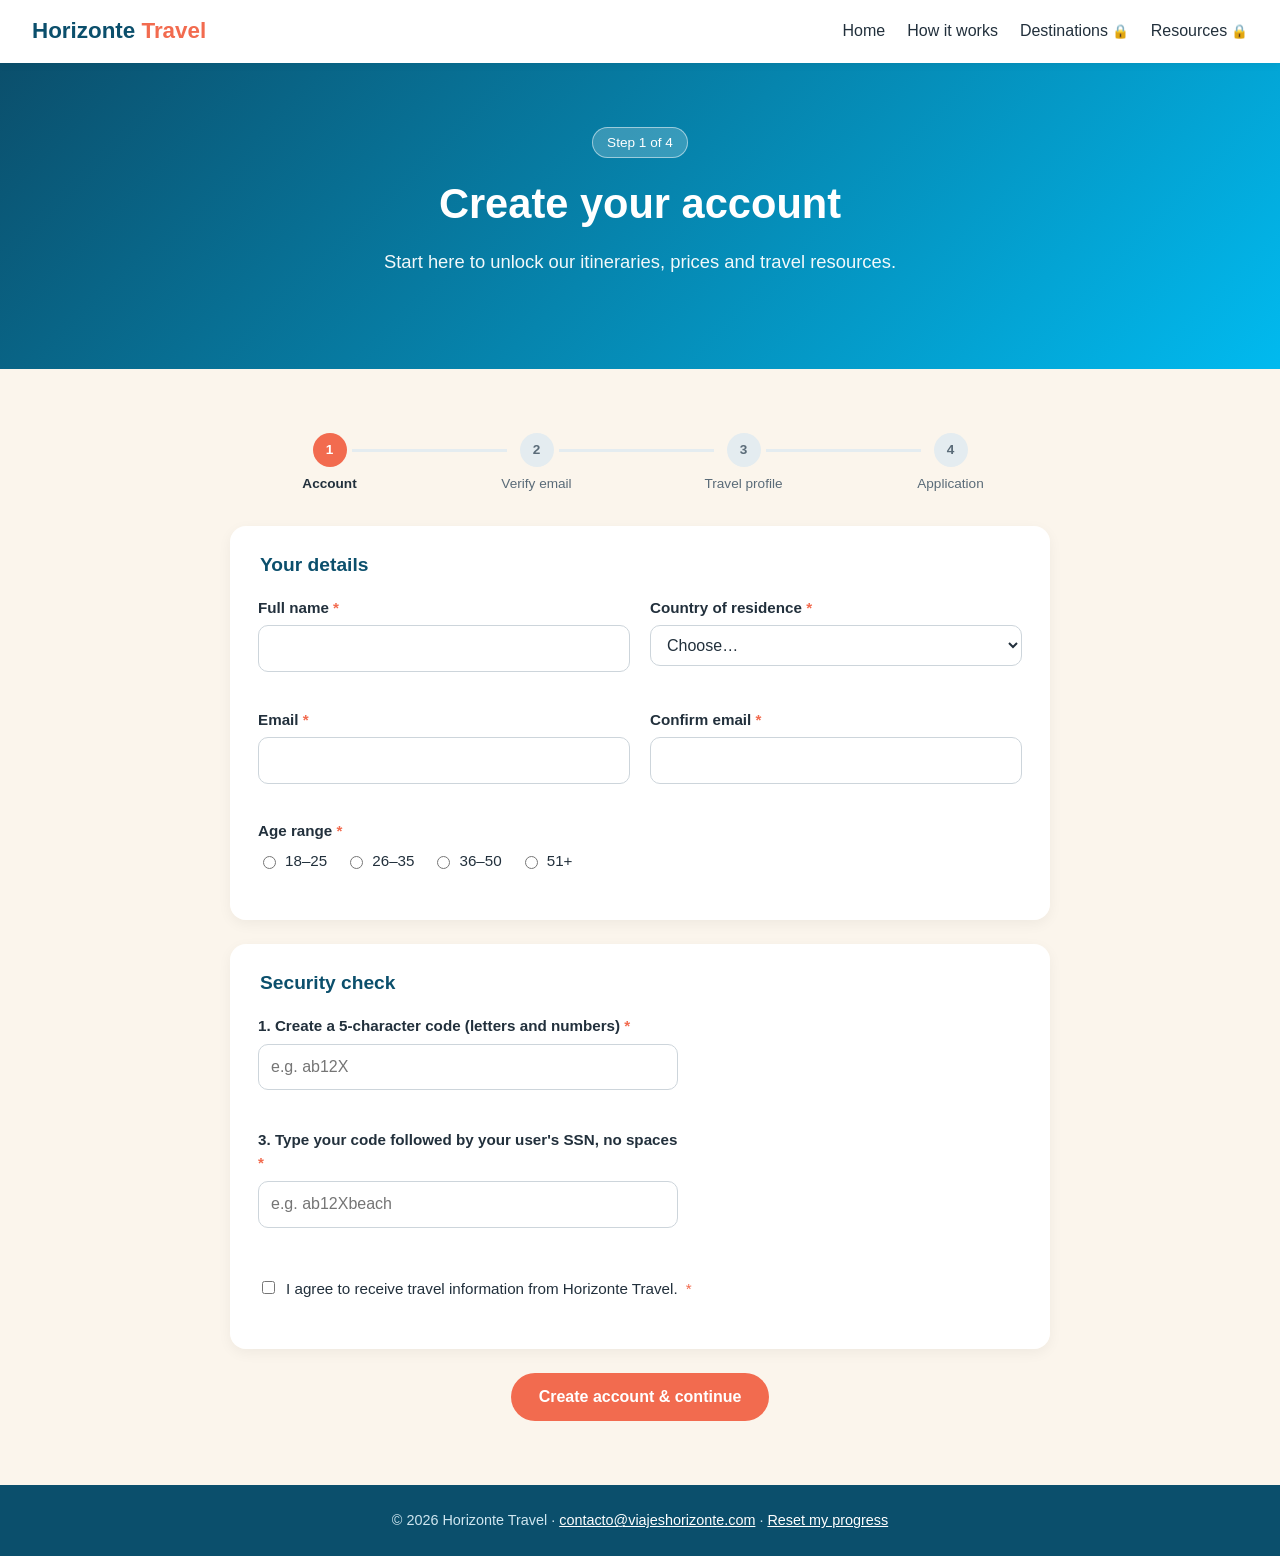
<file: register.html>
<!DOCTYPE html>
<html lang="en">
<head>
  <meta charset="UTF-8">
  <meta name="viewport" content="width=device-width, initial-scale=1.0">
  <meta name="robots" content="noindex">
  <title>Step 1 · Create your account</title>
  <link rel="stylesheet" href="estilos.css">
  <script src="access.js"></script>
  <script src="captcha.js"></script>
</head>
<body>
  <nav>
    <a href="index.html" class="logo">Horizonte <span>Travel</span></a>
    <ul>
      <li><a href="index.html">Home</a></li>
      <li><a href="index.html#how-it-works">How it works</a></li>
      <li><a href="destinations.html" data-level="3">Destinations</a></li>
      <li><a href="resources.html" data-level="4">Resources</a></li>
    </ul>
  </nav>

  <header class="hero chico">
    <span class="sello">Step 1 of 4</span>
    <h1>Create your account</h1>
    <p>Start here to unlock our itineraries, prices and travel resources.</p>
  </header>

  <section>
    <ol class="stepper">
      <li class="actual"><span>1</span>Account</li>
      <li><span>2</span>Verify email</li>
      <li><span>3</span>Travel profile</li>
      <li><span>4</span>Application</li>
    </ol>

    <p class="aviso oculto" id="aviso-bloqueo"></p>

    <form class="cuestionario" id="formulario" novalidate>
      <fieldset>
        <legend>Your details</legend>
        <div class="campos">
          <div class="campo">
            <label for="nombre">Full name <span class="req">*</span></label>
            <input type="text" id="nombre" name="nombre" autocomplete="name" minlength="3" required>
            <span class="error"></span>
          </div>
          <div class="campo">
            <label for="pais">Country of residence <span class="req">*</span></label>
            <select id="pais" name="pais" required>
              <option value="">Choose…</option>
              <option>Mexico</option>
              <option>United States</option>
              <option>Canada</option>
              <option>Spain</option>
              <option>Colombia</option>
              <option>Argentina</option>
              <option>Other</option>
            </select>
            <span class="error"></span>
          </div>
          <div class="campo">
            <label for="correo">Email <span class="req">*</span></label>
            <input type="email" id="correo" name="correo" autocomplete="email" required>
            <span class="error"></span>
          </div>
          <div class="campo">
            <label for="correo2">Confirm email <span class="req">*</span></label>
            <input type="email" id="correo2" name="correo2" autocomplete="off" required>
            <span class="error"></span>
          </div>
          <div class="campo completo">
            <span class="etiqueta">Age range <span class="req">*</span></span>
            <div class="opciones">
              <label><input type="radio" name="edad" value="18-25" required> 18–25</label>
              <label><input type="radio" name="edad" value="26-35"> 26–35</label>
              <label><input type="radio" name="edad" value="36-50"> 36–50</label>
              <label><input type="radio" name="edad" value="51+"> 51+</label>
            </div>
            <span class="error"></span>
          </div>
        </div>
      </fieldset>

      <fieldset>
        <legend>Security check</legend>
        <!-- CAPTCHA: the widget is built by captcha.js (Captcha.mount) -->
        <div class="campo captcha" id="captcha"></div>

        <div class="campo" style="margin-top:18px">
          <label class="check"><input type="checkbox" id="terminos" name="terminos" required> I agree to receive travel information from Horizonte Travel. <span class="req">*</span></label>
          <span class="error"></span>
        </div>
      </fieldset>

      <div class="enviar">
        <button type="submit" class="boton" id="boton-enviar">Create account &amp; continue</button>
      </div>
    </form>

    <div class="confirmacion" id="ya-hecho">
      <h2>✓ Step 1 is complete</h2>
      <p>Your account (<strong id="correo-hecho"></strong>) already exists on this browser.</p>
      <a class="boton" id="seguir" href="verify.html">Continue</a>
    </div>
  </section>

  <footer>
    © 2026 Horizonte Travel · <a href="mailto:contacto@viajeshorizonte.com">contacto@viajeshorizonte.com</a> · <a href="#" id="reiniciar">Reset my progress</a>
  </footer>

  <script>
    (function () {
      var form = document.getElementById('formulario');

      // Already registered: offer to continue instead of repeating the form.
      if (Access.level() >= 1) {
        form.style.display = 'none';
        document.getElementById('correo-hecho').textContent = Access.data().account.email;
        document.getElementById('seguir').href = Access.nextStepPage();
        document.getElementById('ya-hecho').classList.add('visible');
        return;
      }

      // CAPTCHA (see captcha.js)
      var captcha = Captcha.mount(document.getElementById('captcha'));

      var validateAll = Access.validator(form, function (f) {
        if (f.id === 'correo2' && f.value.trim().toLowerCase() !== form.correo.value.trim().toLowerCase())
          return 'The emails don\'t match.';
        if (f.id === 'terminos' && !f.checked) return 'You need to accept to continue.';
      });

      form.addEventListener('submit', function (e) {
        e.preventDefault();
        if (!validateAll()) return;
        if (!captcha.check()) return;   // CAPTCHA must match before continuing

        var account = {
          name: form.nombre.value.trim(),
          email: form.correo.value.trim(),
          country: form.pais.value,
          age: form.edad.value,
          created: new Date().toISOString()
        };
        document.getElementById('boton-enviar').disabled = true;

        // Delay: simulated account creation.
        Access.processing([
          'Checking your security answer…',
          'Creating your traveler account…',
          'Securing your profile…',
          'Preparing email verification…'
        ], 4500).then(function () {
          return Access.send('Step 1: new account', account);
        }).then(function () {
          Access.save({ level: 1, account: account });
          location.href = 'verify.html';
        });
      });
    })();
  </script>
</body>
</html>
</file>
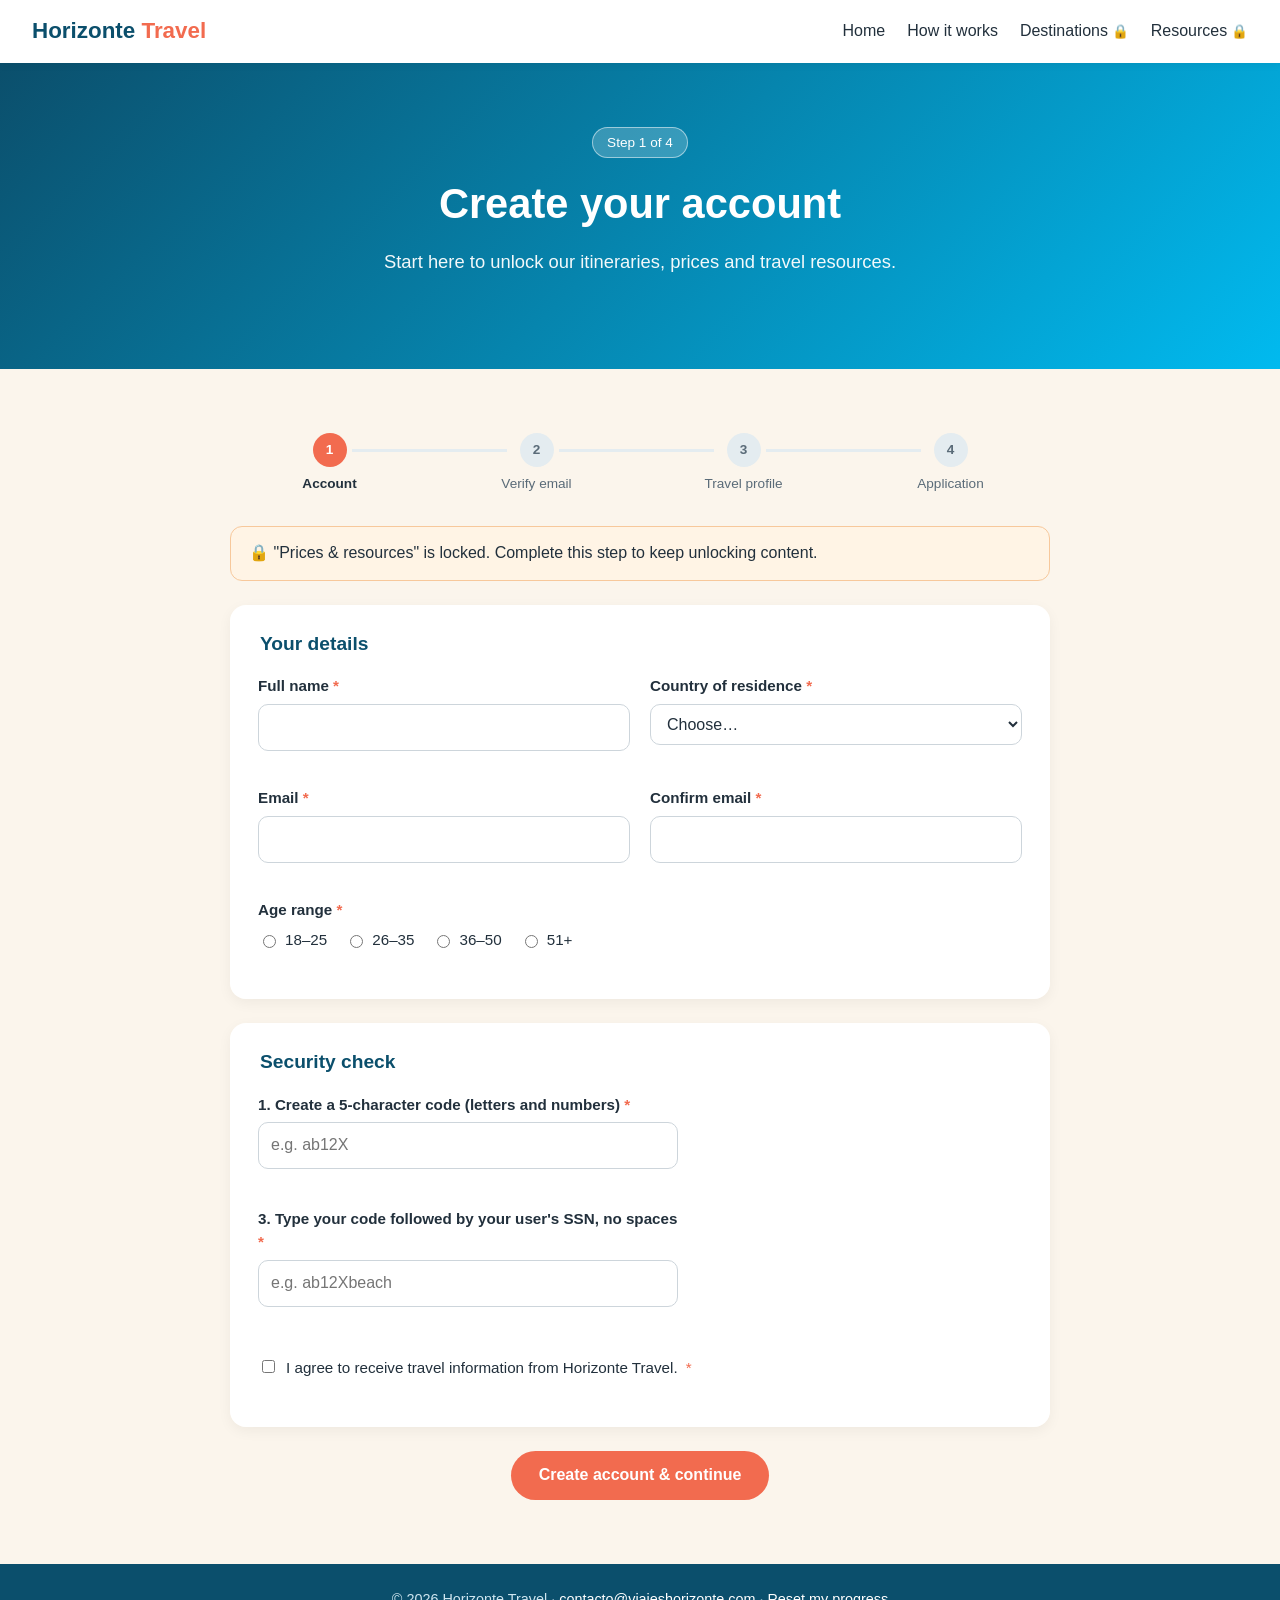
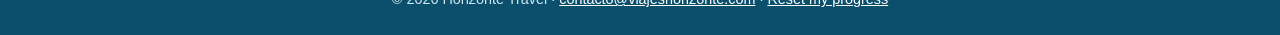
<file: resources.html>
<!DOCTYPE html>
<html lang="en">
<head>
  <meta charset="UTF-8">
  <meta name="viewport" content="width=device-width, initial-scale=1.0">
  <meta name="robots" content="noindex">
  <title>Prices &amp; resources</title>
  <link rel="stylesheet" href="estilos.css">
  <script src="access.js"></script>
  <!-- Unlocked after Step 4 (traveler application) -->
  <script>Access.require(4);</script>
</head>
<body>
  <nav>
    <a href="index.html" class="logo">Horizonte <span>Travel</span></a>
    <ul>
      <li><a href="index.html">Home</a></li>
      <li><a href="index.html#how-it-works">How it works</a></li>
      <li><a href="destinations.html" data-level="3">Destinations</a></li>
      <li><a href="resources.html" class="activo" data-level="4">Resources</a></li>
    </ul>
  </nav>

  <header class="hero chico">
    <span class="sello">🔓 Full access</span>
    <h1>Thank you<span id="saludo"></span>!</h1>
    <p>Prices, discount codes and all our documents. Open them in your browser or download them.</p>
  </header>

  <section>
    <h2>Prices &amp; discount codes</h2>
    <p class="subtitulo">Seasonal prices, optional activities and your discount code for each trip.</p>
    <div class="documentos">
      <div class="documento">
        <div class="tipo pdf">PDF</div>
        <div class="info"><h3>Prices – Cancún, Mexico</h3><p>Package prices by season, optional activities and discount code.</p></div>
        <div class="acciones">
          <a class="boton chico" href="files/prices-cancun.pdf" target="_blank" rel="noopener">Open</a>
          <a class="boton chico contorno" href="files/prices-cancun.pdf" download>Download</a>
        </div>
      </div>
      <div class="documento">
        <div class="tipo pdf">PDF</div>
        <div class="info"><h3>Prices – Paris, France</h3><p>Package prices by season, optional activities and discount code.</p></div>
        <div class="acciones">
          <a class="boton chico" href="files/prices-paris.pdf" target="_blank" rel="noopener">Open</a>
          <a class="boton chico contorno" href="files/prices-paris.pdf" download>Download</a>
        </div>
      </div>
      <div class="documento">
        <div class="tipo xlsx">XLSX</div>
        <div class="info"><h3>Price list 2026–2027</h3><p>Excel with every package and activity price, for both destinations.</p></div>
        <div class="acciones">
          <a class="boton chico" data-abrir-office href="files/price-list-2026.xlsx" target="_blank" rel="noopener">Open</a>
          <a class="boton chico contorno" href="files/price-list-2026.xlsx" download>Download</a>
        </div>
      </div>
      <div class="documento">
        <div class="tipo docx">DOCX</div>
        <div class="info"><h3>Insider guide</h3><p>Discount codes and fun facts about Cancún and Paris.</p></div>
        <div class="acciones">
          <a class="boton chico" data-abrir-office href="files/insider-guide.docx" target="_blank" rel="noopener">Open</a>
          <a class="boton chico contorno" href="files/insider-guide.docx" download>Download</a>
        </div>
      </div>
    </div>
  </section>

  <div class="banda">
    <section>
      <h2>Itineraries</h2>
      <p class="subtitulo">Day-by-day plans, printable or editable.</p>
      <div class="documentos">
        <div class="documento">
          <div class="tipo pdf">PDF</div>
          <div class="info"><h3>Itinerary – Cancún, Mexico</h3><p>7 days / 6 nights.</p></div>
          <div class="acciones">
            <a class="boton chico" href="files/itinerary-cancun.pdf" target="_blank" rel="noopener">Open</a>
            <a class="boton chico contorno" href="files/itinerary-cancun.pdf" download>Download</a>
          </div>
        </div>
        <div class="documento">
          <div class="tipo pdf">PDF</div>
          <div class="info"><h3>Itinerary – Paris, France</h3><p>10 days / 9 nights.</p></div>
          <div class="acciones">
            <a class="boton chico" href="files/itinerary-paris.pdf" target="_blank" rel="noopener">Open</a>
            <a class="boton chico contorno" href="files/itinerary-paris.pdf" download>Download</a>
          </div>
        </div>
        <div class="documento">
          <div class="tipo docx">DOCX</div>
          <div class="info"><h3>Editable itinerary – Cancún</h3><p>Word version with space for your notes.</p></div>
          <div class="acciones">
            <a class="boton chico" data-abrir-office href="files/itinerary-cancun.docx" target="_blank" rel="noopener">Open</a>
            <a class="boton chico contorno" href="files/itinerary-cancun.docx" download>Download</a>
          </div>
        </div>
        <div class="documento">
          <div class="tipo docx">DOCX</div>
          <div class="info"><h3>Editable itinerary – Paris</h3><p>Word version with space for your notes.</p></div>
          <div class="acciones">
            <a class="boton chico" data-abrir-office href="files/itinerary-paris.docx" target="_blank" rel="noopener">Open</a>
            <a class="boton chico contorno" href="files/itinerary-paris.docx" download>Download</a>
          </div>
        </div>
      </div>
    </section>
  </div>

  <section>
    <h2>Guides &amp; templates</h2>
    <p class="subtitulo">Free tools to prepare your trip (in Spanish).</p>
    <div class="documentos">
      <div class="documento">
        <div class="tipo docx">DOCX</div>
        <div class="info"><h3>Packing checklist</h3><p>Checklist for beach and city trips: clothes, documents, health and tech.</p></div>
        <div class="acciones">
          <a class="boton chico" data-abrir-office href="documentos/lista-de-equipaje.docx" target="_blank" rel="noopener">Open</a>
          <a class="boton chico contorno" href="documentos/lista-de-equipaje.docx" download>Download</a>
        </div>
      </div>
      <div class="documento">
        <div class="tipo docx">DOCX</div>
        <div class="info"><h3>Travel requirements &amp; documents</h3><p>Passport, visas, insurance and paperwork for Mexico and Europe.</p></div>
        <div class="acciones">
          <a class="boton chico" data-abrir-office href="documentos/requisitos-de-viaje.docx" target="_blank" rel="noopener">Open</a>
          <a class="boton chico contorno" href="documentos/requisitos-de-viaje.docx" download>Download</a>
        </div>
      </div>
      <div class="documento">
        <div class="tipo xlsx">XLSX</div>
        <div class="info"><h3>Budget planner</h3><p>Excel sheet with formulas: enter your expenses and get the total per person.</p></div>
        <div class="acciones">
          <a class="boton chico" data-abrir-office href="documentos/planificador-de-presupuesto.xlsx" target="_blank" rel="noopener">Open</a>
          <a class="boton chico contorno" href="documentos/planificador-de-presupuesto.xlsx" download>Download</a>
        </div>
      </div>
      <div class="documento">
        <div class="tipo txt">TXT</div>
        <div class="info"><h3>Useful French phrases</h3><p>Greetings and basic phrases to get around Paris.</p></div>
        <div class="acciones">
          <a class="boton chico" href="documentos/frases-utiles-frances.txt" target="_blank" rel="noopener">Open</a>
          <a class="boton chico contorno" href="documentos/frases-utiles-frances.txt" download>Download</a>
        </div>
      </div>
    </div>
  </section>

  <footer>
    © 2026 Horizonte Travel · <a href="mailto:contacto@viajeshorizonte.com">contacto@viajeshorizonte.com</a> · <a href="#" id="reiniciar">Reset my progress</a>
  </footer>

  <script>
    (function () {
      var data = Access.data();
      if (data.account) document.getElementById('saludo').textContent = ', ' + data.account.name.split(' ')[0];

      // Word and Excel files open in the free Office Online viewer when the site
      // is published; locally they just download.
      var isPublic = /^https?:$/.test(location.protocol) &&
                     !/^(localhost|127\.0\.0\.1)$/.test(location.hostname);
      if (!isPublic) return;
      document.querySelectorAll('[data-abrir-office]').forEach(function (a) {
        var abs = new URL(a.getAttribute('href'), location.href).href;
        a.href = 'https://view.officeapps.live.com/op/view.aspx?src=' + encodeURIComponent(abs);
      });
    })();
  </script>
</body>
</html>
</file>
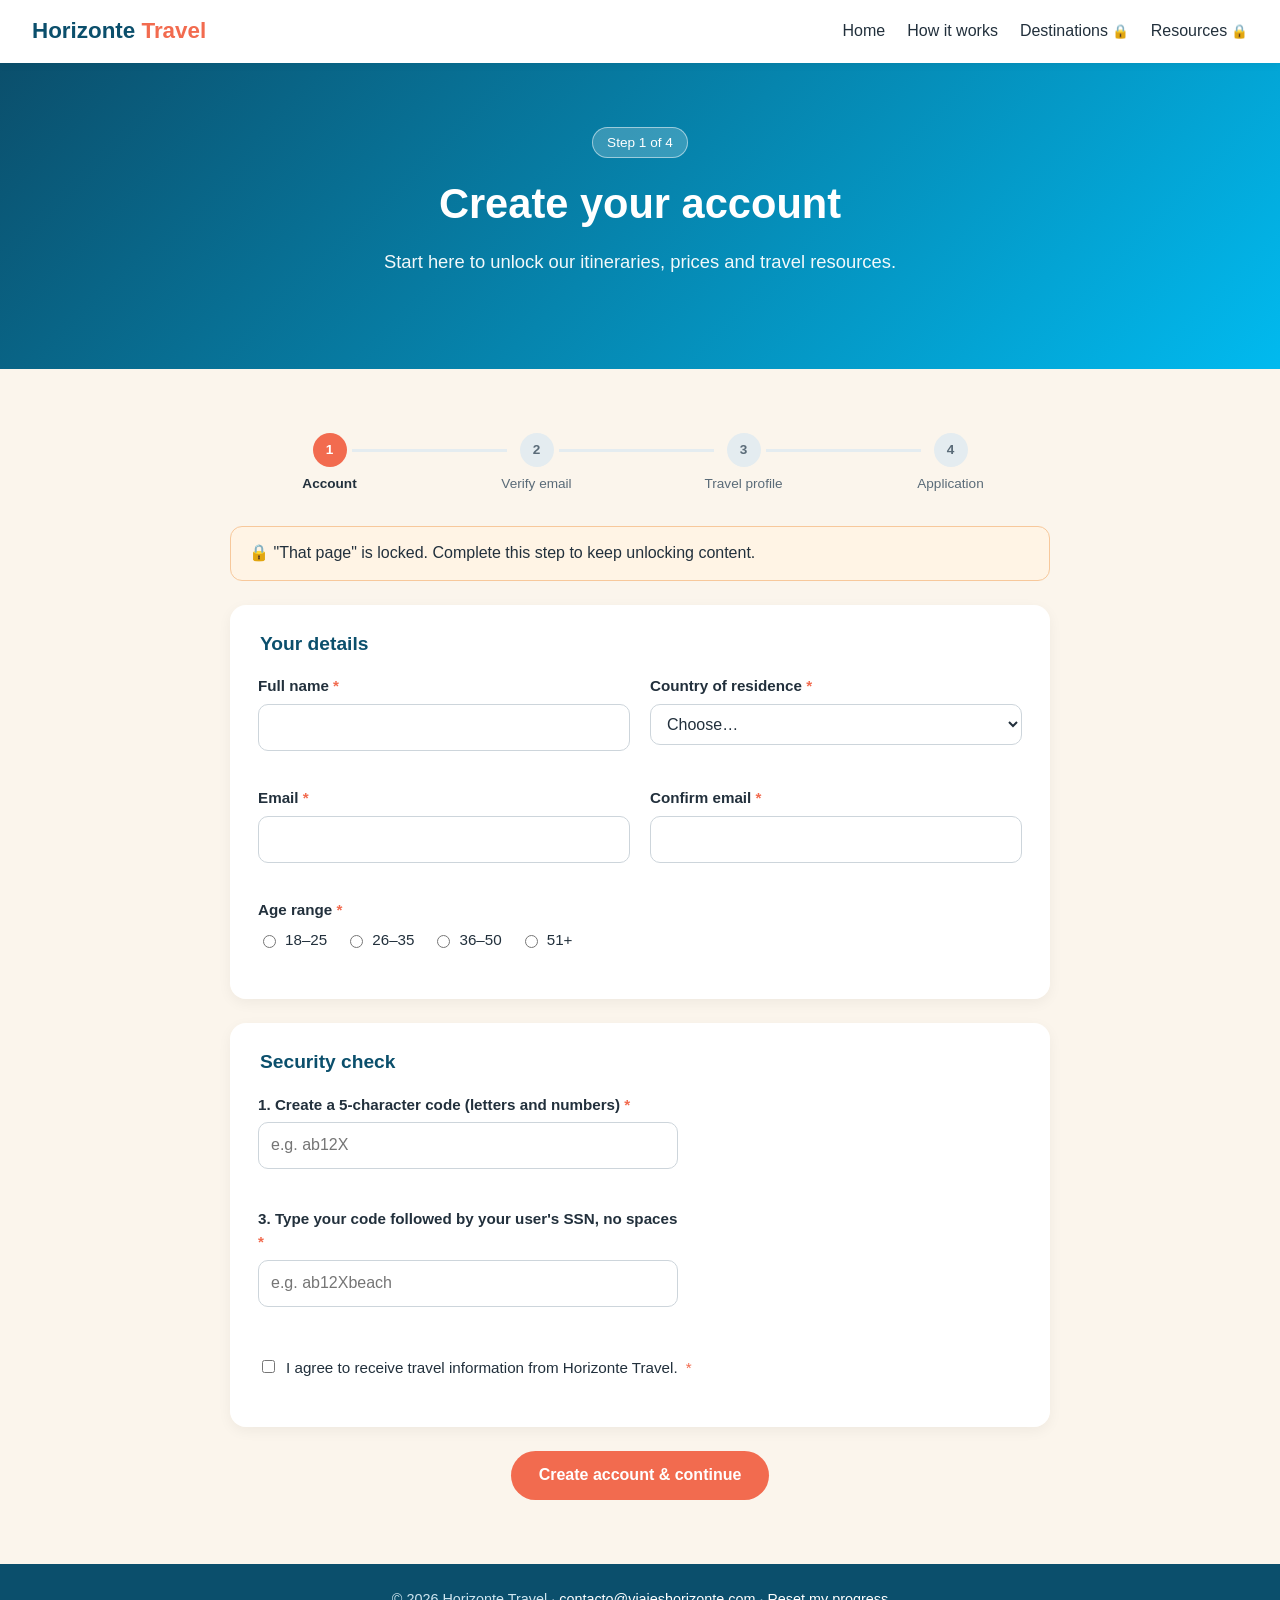
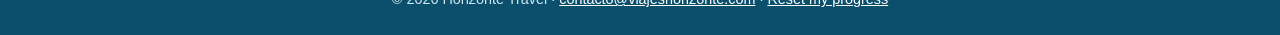
<file: verify.html>
<!DOCTYPE html>
<html lang="en">
<head>
  <meta charset="UTF-8">
  <meta name="viewport" content="width=device-width, initial-scale=1.0">
  <meta name="robots" content="noindex">
  <title>Step 2 · Verify your email</title>
  <link rel="stylesheet" href="estilos.css">
  <script src="access.js"></script>
  <script>Access.require(1);</script>
</head>
<body>
  <nav>
    <a href="index.html" class="logo">Horizonte <span>Travel</span></a>
    <ul>
      <li><a href="index.html">Home</a></li>
      <li><a href="index.html#how-it-works">How it works</a></li>
      <li><a href="destinations.html" data-level="3">Destinations</a></li>
      <li><a href="resources.html" data-level="4">Resources</a></li>
    </ul>
  </nav>

  <header class="hero chico">
    <span class="sello">Step 2 of 4</span>
    <h1>Verify your email</h1>
    <p>We need to confirm that <strong id="correo"></strong> belongs to you.</p>
  </header>

  <section>
    <ol class="stepper">
      <li class="hecho"><span>✓</span>Account</li>
      <li class="actual"><span>2</span>Verify email</li>
      <li><span>3</span>Travel profile</li>
      <li><span>4</span>Application</li>
    </ol>

    <p class="aviso oculto" id="aviso-bloqueo"></p>

    <form class="cuestionario" id="formulario" novalidate>
      <fieldset>
        <legend>Verification code</legend>

        <!-- Part A: request the code -->
        <div id="parte-enviar">
          <p>Press the button and we'll generate a 6-digit verification code for your account.</p>
          <button type="button" class="boton" id="enviar-codigo">Send me a code</button>
        </div>

        <!-- Part B: waiting for the code to "arrive" -->
        <div id="parte-espera" class="oculto">
          <p class="espera">📨 Your code is on its way… it will arrive in <strong id="cuenta">10</strong> seconds.</p>
          <div class="barra"><span id="barra-espera"></span></div>
        </div>

        <!-- Simulated inbox: this is a static site, so the "email" is shown here -->
        <div class="bandeja oculto" id="bandeja" role="status">
          <div class="bandeja-cabeza">✉️ New message · Horizonte Travel &lt;no-reply@viajeshorizonte.com&gt;</div>
          <p>Hi <span id="nombre"></span>, your verification code is:</p>
          <strong id="codigo-mostrado"></strong>
          <p class="ayuda">The code expires when you leave this page.</p>
        </div>

        <!-- Part C: type the code -->
        <div id="parte-codigo" class="oculto">
          <div class="campo" style="max-width:280px">
            <label for="codigo">Enter the 6-digit code <span class="req">*</span></label>
            <input type="text" id="codigo" name="codigo" inputmode="numeric" maxlength="6" pattern="\d{6}"
              data-pattern-msg="The code has exactly 6 digits." autocomplete="one-time-code" required>
            <span class="error"></span>
          </div>
          <p class="ayuda">Didn't get it? <button type="button" class="enlace" id="reenviar" disabled>Resend code (<span id="reenviar-cuenta">30</span>s)</button></p>
        </div>
      </fieldset>

      <div class="enviar oculto" id="parte-boton">
        <button type="submit" class="boton" id="boton-enviar">Verify &amp; continue</button>
      </div>
    </form>

    <div class="confirmacion" id="ya-hecho">
      <h2>✓ Your email is verified</h2>
      <p>Step 2 is complete.</p>
      <a class="boton" id="seguir" href="preferences.html">Continue</a>
    </div>
  </section>

  <footer>
    © 2026 Horizonte Travel · <a href="mailto:contacto@viajeshorizonte.com">contacto@viajeshorizonte.com</a> · <a href="#" id="reiniciar">Reset my progress</a>
  </footer>

  <script>
    (function () {
      var data = Access.data();
      if (!data.account) return;
      var form = document.getElementById('formulario');
      document.getElementById('correo').textContent = data.account.email;
      document.getElementById('nombre').textContent = data.account.name.split(' ')[0];

      if (Access.level() >= 2) {
        form.style.display = 'none';
        document.getElementById('seguir').href = Access.nextStepPage();
        document.getElementById('ya-hecho').classList.add('visible');
        return;
      }

      var $ = function (id) { return document.getElementById(id); };
      var code = '', attempts = 0;

      function newCode() {
        return String(Math.floor(100000 + Math.random() * 900000));
      }

      // Delay 1: "sending" overlay. Delay 2: 10-second wait until the code "arrives".
      function sendCode() {
        $('parte-enviar').classList.add('oculto');
        $('bandeja').classList.add('oculto');
        Access.processing(['Connecting to the mail server…', 'Generating your code…', 'Sending email…'], 3000)
          .then(function () {
            $('parte-espera').classList.remove('oculto');
            var left = 10;
            $('cuenta').textContent = left;
            $('barra-espera').style.width = '0%';
            var t = setInterval(function () {
              left--;
              $('cuenta').textContent = left;
              $('barra-espera').style.width = ((10 - left) * 10) + '%';
              if (left > 0) return;
              clearInterval(t);
              code = newCode();
              attempts = 0;
              $('parte-espera').classList.add('oculto');
              $('codigo-mostrado').textContent = code;
              $('bandeja').classList.remove('oculto');
              $('parte-codigo').classList.remove('oculto');
              $('parte-boton').classList.remove('oculto');
              $('codigo').value = '';
              $('codigo').focus();
              resendCooldown();
            }, 1000);
          });
      }

      // The resend button only works after 30 seconds.
      function resendCooldown() {
        var left = 30, btn = $('reenviar');
        btn.disabled = true;
        btn.innerHTML = 'Resend code (<span id="reenviar-cuenta">30</span>s)';
        var t = setInterval(function () {
          left--;
          var span = $('reenviar-cuenta');
          if (span) span.textContent = left;
          if (left <= 0) { clearInterval(t); btn.disabled = false; btn.textContent = 'Resend code'; }
        }, 1000);
      }

      $('enviar-codigo').addEventListener('click', sendCode);
      $('reenviar').addEventListener('click', function () {
        $('parte-codigo').classList.add('oculto');
        $('parte-boton').classList.add('oculto');
        sendCode();
      });

      var validateAll = Access.validator(form);

      form.addEventListener('submit', function (e) {
        e.preventDefault();
        if (!validateAll()) return;
        var input = $('codigo'), err = input.closest('.campo').querySelector('.error');
        if (input.value !== code) {
          attempts++;
          input.classList.add('invalido');
          if (attempts >= 3) {
            err.textContent = 'Too many wrong attempts. Please request a new code.';
            code = '';
            $('bandeja').classList.add('oculto');
          } else {
            err.textContent = 'Incorrect code. ' + (3 - attempts) + ' attempt(s) left.';
          }
          return;
        }
        $('boton-enviar').disabled = true;
        Access.processing(['Checking your code…', 'Confirming your email…', 'Unlocking Step 3…'], 3000)
          .then(function () {
            Access.save({ level: 2, verifiedAt: new Date().toISOString() });
            location.href = 'preferences.html';
          });
      });
    })();
  </script>
</body>
</html>
</file>
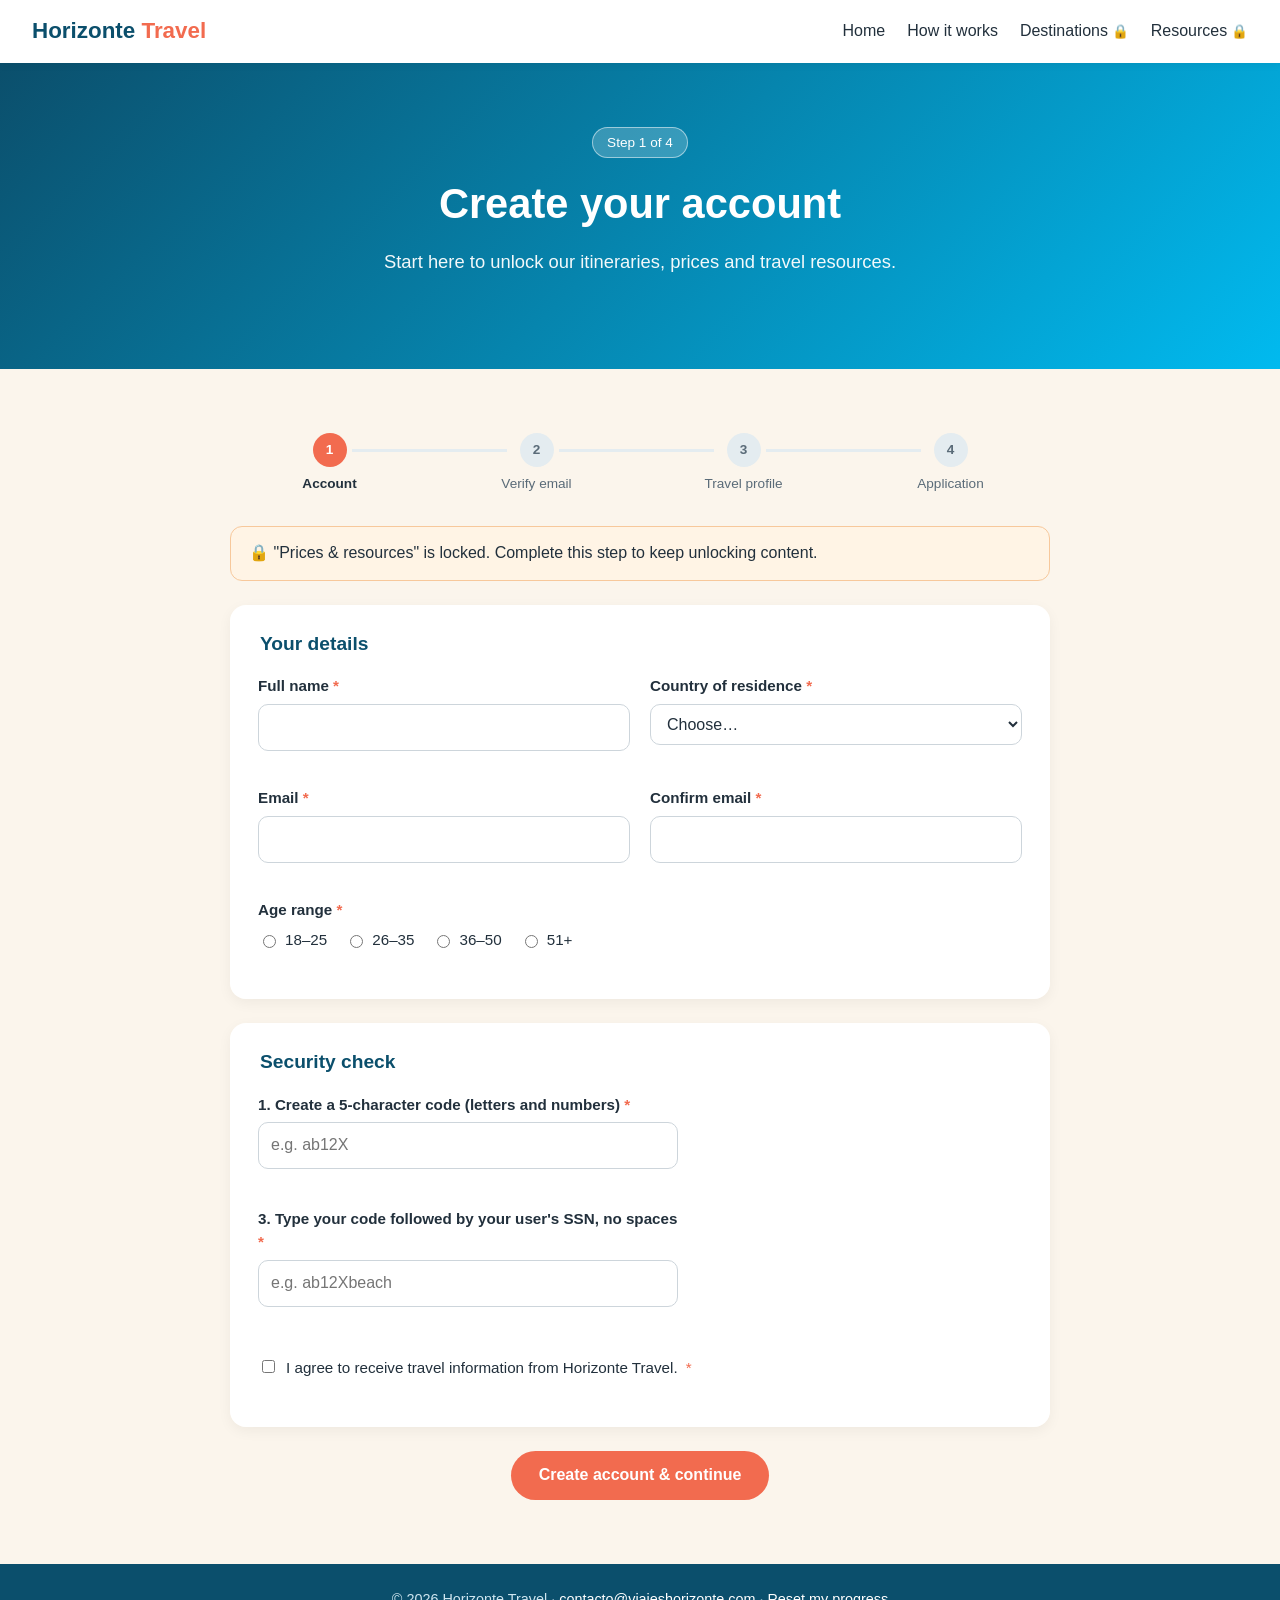
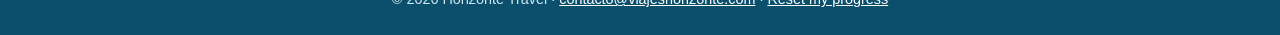
<file: exclusivo/cancun.html>
<!DOCTYPE html>
<html lang="en">
<head>
  <meta charset="UTF-8">
  <meta name="viewport" content="width=device-width, initial-scale=1.0">
  <meta name="robots" content="noindex, nofollow">
  <title>Prices moved</title>
  <link rel="stylesheet" href="../estilos.css">
  <script src="../access.js"></script>
  <!-- This page holds no prices. Old PDF links land here and are sent on to the
       Resources page, which requires all 4 steps. -->
  <script>if (Access.require(4)) location.replace('../resources.html');</script>
</head>
<body>
  <div class="bloqueado">
    <div class="icono">📄</div>
    <h2>Prices are now in our documents</h2>
    <p>Prices and discount codes are available as downloadable documents for registered travelers.</p>
    <a class="boton" href="../resources.html">Go to Resources</a>
  </div>
</body>
</html>
</file>
<file: estilos.css>
:root {
  --azul: #0b4f6c;
  --turquesa: #01baef;
  --arena: #fbf5ec;
  --coral: #f26b4f;
  --texto: #22303c;
  --gris: #5a6b78;
  --borde: #e4ddd2;
}
* { box-sizing: border-box; }
html { scroll-behavior: smooth; }
body {
  margin: 0;
  font-family: "Segoe UI", Arial, sans-serif;
  color: var(--texto);
  background: var(--arena);
  line-height: 1.55;
}
img { max-width: 100%; }

/* Barra de navegación */
nav {
  position: sticky; top: 0; z-index: 10;
  display: flex; justify-content: space-between; align-items: center;
  padding: 14px 32px;
  background: #fff;
  box-shadow: 0 2px 8px rgba(0,0,0,.06);
}
.logo { font-size: 1.4rem; font-weight: 700; color: var(--azul); text-decoration: none; }
.logo span { color: var(--coral); }
nav ul { list-style: none; display: flex; flex-wrap: wrap; gap: 22px; margin: 0; padding: 0; }
nav a { color: var(--texto); text-decoration: none; }
nav a:hover, nav a.activo { color: var(--coral); }

/* Portada */
.hero {
  padding: 96px 24px;
  text-align: center;
  color: #fff;
  background: linear-gradient(135deg, var(--azul), var(--turquesa));
}
.hero h1 { font-size: 2.6rem; margin: 0 0 12px; }
.hero p { font-size: 1.15rem; margin: 0 auto 28px; max-width: 600px; opacity: .95; }
.hero .acciones { display: flex; gap: 12px; justify-content: center; flex-wrap: wrap; }
.hero.chico { padding: 64px 24px; }

.boton {
  display: inline-block;
  padding: 12px 28px;
  border: 0;
  border-radius: 999px;
  background: var(--coral);
  color: #fff;
  font: inherit;
  font-weight: 600;
  text-decoration: none;
  cursor: pointer;
}
.boton:hover { filter: brightness(1.08); }
.boton.secundario { background: #fff; color: var(--azul); }
.boton.contorno { background: transparent; color: var(--azul); border: 2px solid var(--azul); padding: 10px 24px; }
.boton.chico { padding: 8px 16px; font-size: .9rem; }

/* Secciones */
section { max-width: 1100px; margin: 0 auto; padding: 64px 24px; }
section h2 { text-align: center; font-size: 2rem; color: var(--azul); margin: 0 0 8px; }
.subtitulo { text-align: center; margin: 0 auto 40px; color: var(--gris); max-width: 680px; }
.banda { background: #fff; }
.banda > section { padding-top: 64px; padding-bottom: 64px; }

/* Importancia de viajar */
.beneficios {
  display: grid;
  grid-template-columns: repeat(auto-fit, minmax(230px, 1fr));
  gap: 22px;
}
.beneficio {
  background: var(--arena);
  border-radius: 16px;
  padding: 24px;
}
.beneficio .icono { font-size: 2rem; }
.beneficio h3 { margin: 8px 0 6px; color: var(--azul); font-size: 1.1rem; }
.beneficio p { margin: 0; color: var(--gris); font-size: .95rem; }
.cita {
  margin: 40px auto 0;
  max-width: 720px;
  text-align: center;
  font-size: 1.25rem;
  font-style: italic;
  color: var(--azul);
}
.cita cite { display: block; margin-top: 8px; font-size: .95rem; font-style: normal; color: var(--gris); }
.cifras {
  display: grid;
  grid-template-columns: repeat(auto-fit, minmax(180px, 1fr));
  gap: 16px;
  margin-top: 40px;
  text-align: center;
}
.cifra strong { display: block; font-size: 2rem; color: var(--coral); }
.cifra span { color: var(--gris); font-size: .92rem; }
.consejos { columns: 2 300px; column-gap: 32px; padding-left: 20px; }
.consejos li { margin-bottom: 10px; break-inside: avoid; }

/* Itinerarios */
.viajes {
  display: grid;
  grid-template-columns: repeat(auto-fit, minmax(280px, 1fr));
  gap: 28px;
}
.tarjeta {
  background: #fff;
  border-radius: 16px;
  overflow: hidden;
  box-shadow: 0 6px 20px rgba(0,0,0,.08);
  display: flex;
  flex-direction: column;
  transition: transform .2s;
}
.tarjeta:hover { transform: translateY(-4px); }
.imagen { height: 160px; display: flex; align-items: center; justify-content: center; font-size: 4rem; }
.cancun { background: linear-gradient(135deg, #00c9a7, #4fd1ff); }
.paris  { background: linear-gradient(135deg, #a18cd1, #fbc2eb); }
.contenido { padding: 20px 22px 24px; display: flex; flex-direction: column; flex: 1; }
.contenido h3 { margin: 0 0 4px; font-size: 1.3rem; }
.pais { margin: 0 0 12px; color: var(--gris); font-size: .95rem; }
.detalles { list-style: none; padding: 0; margin: 0 0 16px; font-size: .95rem; }
.detalles li { margin: 4px 0; }
.nota-pdf { font-size: .85rem; color: var(--gris); background: var(--arena); border-radius: 10px; padding: 10px 12px; margin: 0 0 16px; }
.contenido .acciones { margin-top: auto; display: flex; flex-direction: column; gap: 8px; }
.contenido .boton { text-align: center; }

/* Documentos */
.documentos { display: grid; gap: 14px; }
.documento {
  display: flex; align-items: center; gap: 16px;
  background: #fff;
  border: 1px solid var(--borde);
  border-radius: 14px;
  padding: 16px 20px;
}
.documento .tipo {
  flex: none;
  width: 52px; height: 52px;
  border-radius: 12px;
  display: flex; align-items: center; justify-content: center;
  font-weight: 700; font-size: .8rem; color: #fff;
}
.tipo.pdf  { background: #d64541; }
.tipo.docx { background: #2b579a; }
.tipo.xlsx { background: #217346; }
.tipo.txt  { background: #6c7a89; }
.documento .info { flex: 1; min-width: 0; }
.documento h3 { margin: 0; font-size: 1.05rem; }
.documento p { margin: 2px 0 0; color: var(--gris); font-size: .9rem; }
.documento .acciones { display: flex; gap: 8px; flex-wrap: wrap; justify-content: flex-end; }

/* Llamado a la acción */
.cta {
  text-align: center;
  background: linear-gradient(135deg, var(--coral), #f7a072);
  color: #fff;
  border-radius: 20px;
  padding: 48px 24px;
}
.cta h2 { color: #fff; }
.cta p { margin: 0 auto 24px; max-width: 560px; }

/* Formulario */
form.cuestionario { max-width: 820px; margin: 0 auto; }
fieldset {
  border: 0;
  background: #fff;
  border-radius: 16px;
  padding: 24px 28px 28px;
  margin: 0 0 24px;
  box-shadow: 0 4px 14px rgba(0,0,0,.05);
}
legend {
  float: left; width: 100%;
  font-size: 1.2rem; font-weight: 700; color: var(--azul);
  margin-bottom: 16px;
}
.campos { clear: both; display: grid; grid-template-columns: repeat(2, 1fr); gap: 16px 20px; }
.campo { display: flex; flex-direction: column; gap: 6px; }
.campo.completo { grid-column: 1 / -1; }
label, .etiqueta { font-weight: 600; font-size: .95rem; }
.req { color: var(--coral); }
input[type=text], input[type=email], input[type=tel], input[type=date], input[type=number], select, textarea {
  font: inherit;
  padding: 10px 12px;
  border: 1px solid #cdd5db;
  border-radius: 10px;
  background: #fff;
  color: var(--texto);
}
textarea { min-height: 110px; resize: vertical; }
input:focus, select:focus, textarea:focus { outline: 2px solid var(--turquesa); outline-offset: 1px; border-color: transparent; }
.opciones { display: flex; flex-wrap: wrap; gap: 8px 18px; font-weight: 400; }
.opciones label { font-weight: 400; display: flex; align-items: center; gap: 6px; }
.ayuda { font-size: .85rem; color: var(--gris); font-weight: 400; }
.error { font-size: .85rem; color: #c0392b; min-height: 1em; }
.invalido { border-color: #c0392b !important; }
.enviar { text-align: center; }
.confirmacion {
  display: none;
  max-width: 820px; margin: 0 auto;
  background: #fff; border-radius: 16px; padding: 32px;
  box-shadow: 0 4px 14px rgba(0,0,0,.05);
}
.confirmacion.visible { display: block; }
.confirmacion h2 { text-align: left; }
.resumen { width: 100%; border-collapse: collapse; margin: 16px 0 24px; }
.resumen th, .resumen td { text-align: left; padding: 8px 10px; border-bottom: 1px solid var(--borde); vertical-align: top; }
.resumen th { width: 40%; color: var(--gris); font-weight: 600; }

/* Páginas exclusivas */
.sello {
  display: inline-block;
  background: rgba(255,255,255,.2);
  border: 1px solid rgba(255,255,255,.5);
  border-radius: 999px;
  padding: 4px 14px;
  font-size: .85rem;
  margin-bottom: 14px;
}
.tabla-precios { width: 100%; border-collapse: collapse; background: #fff; border-radius: 14px; overflow: hidden; box-shadow: 0 4px 14px rgba(0,0,0,.05); }
.tabla-precios th, .tabla-precios td { padding: 14px 16px; text-align: left; border-bottom: 1px solid var(--borde); }
.tabla-precios thead th { background: var(--azul); color: #fff; }
.tabla-precios td.precio { font-weight: 700; color: var(--azul); white-space: nowrap; }
.tabla-scroll { overflow-x: auto; }
.codigo {
  margin: 32px auto 0; max-width: 520px; text-align: center;
  border: 2px dashed var(--coral); border-radius: 16px; padding: 24px; background: #fff;
}
.codigo strong { display: block; font-size: 1.8rem; letter-spacing: 3px; color: var(--coral); margin: 6px 0; }
.curiosidades { display: grid; grid-template-columns: repeat(auto-fit, minmax(240px, 1fr)); gap: 18px; }
.curiosidad { background: #fff; border-radius: 14px; padding: 20px; box-shadow: 0 4px 14px rgba(0,0,0,.05); }
.curiosidad h3 { margin: 0 0 6px; font-size: 1.05rem; color: var(--azul); }
.curiosidad p { margin: 0; color: var(--gris); font-size: .95rem; }
.hero.cancun { background: linear-gradient(135deg, #006d5b, #0a7fb0); }
.hero.paris  { background: linear-gradient(135deg, #4b3a7a, #9b4f8f); }
.bloqueado { max-width: 560px; margin: 80px auto; text-align: center; background: #fff; border-radius: 16px; padding: 40px 28px; }
.bloqueado .icono { font-size: 3rem; }
.oculto { display: none !important; }

footer {
  text-align: center;
  padding: 24px;
  background: var(--azul);
  color: #cfe6f0;
  font-size: .9rem;
}
footer a { color: #fff; }

@media (max-width: 700px) {
  nav { flex-direction: column; gap: 10px; padding: 12px 16px; position: static; }
  nav ul { justify-content: center; gap: 14px; }
  .hero { padding: 64px 16px; }
  .hero h1 { font-size: 2rem; }
  section { padding: 48px 16px; }
  .campos { grid-template-columns: 1fr; }
  fieldset { padding: 20px 18px 22px; }
  .documento { flex-wrap: wrap; }
  .documento .acciones { width: 100%; justify-content: flex-start; }
}

/* Vista previa bloqueada de recursos (portada) */
.vista-previa { position: relative; display: grid; gap: 14px; }
.vista-previa .documento { filter: blur(2px); opacity: .55; user-select: none; }
.vista-previa .candado {
  position: absolute; left: 50%; top: 50%; transform: translate(-50%, -50%);
  width: min(440px, calc(100% - 32px));
  background: #fff; border-radius: 18px; padding: 28px 24px; text-align: center;
  box-shadow: 0 12px 40px rgba(11,79,108,.22);
}
.vista-previa .candado .icono { font-size: 2.4rem; }
.vista-previa .candado p { margin: 8px 0 18px; color: var(--gris); }
.vista-previa .candado strong { color: var(--azul); font-size: 1.1rem; }
.vista-previa.desbloqueada .documento { filter: none; opacity: 1; }
.vista-previa.desbloqueada .candado .icono::after { content: ""; }

/* ===== Multi-step access flow ===== */

/* Locked links show a padlock */
.bloqueado-link::after { content: " 🔒"; font-size: .85em; }

/* About us */
.acerca { display: grid; grid-template-columns: 3fr 2fr; gap: 32px; align-items: start; margin-bottom: 8px; }
.acerca p { margin: 0 0 14px; }
.valores { list-style: none; margin: 0; padding: 0; display: grid; gap: 12px; }
.valores li { background: #fff; border-radius: 14px; padding: 14px 18px; box-shadow: 0 4px 14px rgba(0,0,0,.05); color: var(--gris); font-size: .95rem; }
.valores strong { display: block; color: var(--azul); }

/* Progress bars */
.barra { height: 10px; background: #e4ecf0; border-radius: 999px; overflow: hidden; }
.barra span { display: block; height: 100%; width: 0; background: linear-gradient(90deg, var(--turquesa), var(--coral)); transition: width .5s ease; }
.progreso-general { max-width: 520px; margin: 0 auto 32px; }
.progreso-texto { text-align: center; margin-bottom: 8px; color: var(--gris); }
.progreso-texto strong { color: var(--azul); }

/* Steps list (home) */
.pasos { list-style: none; margin: 0 auto; padding: 0; max-width: 860px; display: grid; gap: 14px; }
.pasos li { display: flex; align-items: center; gap: 18px; background: var(--arena); border-radius: 16px; padding: 18px 22px; border: 2px solid transparent; }
.pasos li.actual { border-color: var(--coral); background: #fff; box-shadow: 0 6px 20px rgba(242,107,79,.15); }
.pasos li.pendiente { opacity: .7; }
.paso-num { flex: none; width: 44px; height: 44px; border-radius: 50%; background: var(--azul); color: #fff; font-weight: 700; display: flex; align-items: center; justify-content: center; font-size: 1.1rem; }
.pasos li.hecho .paso-num { background: #2d9c6a; }
.pasos li.actual .paso-num { background: var(--coral); }
.paso-info { flex: 1; min-width: 0; }
.paso-info h3 { margin: 0 0 4px; color: var(--azul); font-size: 1.1rem; }
.paso-info p { margin: 0; color: var(--gris); font-size: .93rem; }
.paso-info .desbloquea { margin-top: 6px; color: var(--texto); font-weight: 600; font-size: .88rem; }
.paso-estado { flex: none; }
.chip { display: inline-block; padding: 6px 12px; border-radius: 999px; background: #e4ecf0; color: var(--gris); font-size: .85rem; font-weight: 600; white-space: nowrap; }
.chip.ok { background: #dff3e9; color: #1e7a50; }

/* Stepper on form pages */
.stepper { list-style: none; display: flex; justify-content: center; gap: 8px; padding: 0; margin: 0 auto 32px; max-width: 820px; }
.stepper li { flex: 1; display: flex; flex-direction: column; align-items: center; gap: 6px; font-size: .85rem; color: var(--gris); text-align: center; position: relative; }
.stepper li span { width: 34px; height: 34px; border-radius: 50%; background: #e4ecf0; color: var(--gris); font-weight: 700; display: flex; align-items: center; justify-content: center; position: relative; z-index: 1; }
.stepper li:not(:last-child)::after { content: ""; position: absolute; top: 16px; left: calc(50% + 22px); right: calc(-50% + 22px); height: 3px; background: #e4ecf0; }
.stepper li.hecho span { background: #2d9c6a; color: #fff; }
.stepper li.hecho::after { background: #2d9c6a !important; }
.stepper li.actual span { background: var(--coral); color: #fff; }
.stepper li.actual { color: var(--texto); font-weight: 600; }

/* Notices */
.aviso { max-width: 820px; margin: 0 auto 24px; padding: 14px 18px; border-radius: 12px; background: #fff4e5; border: 1px solid #f7c89b; }
.aviso.exito { background: #dff3e9; border-color: #a6dcc0; margin-top: 24px; }

/* Processing overlay (delays) */
.overlay { position: fixed; inset: 0; z-index: 100; background: rgba(11,79,108,.55); display: flex; align-items: center; justify-content: center; padding: 16px; animation: aparecer .2s ease; }
.overlay-card { background: #fff; border-radius: 18px; padding: 32px 28px; width: min(380px, 100%); text-align: center; box-shadow: 0 20px 60px rgba(0,0,0,.25); }
.overlay-msg { min-height: 1.5em; margin: 16px 0; font-weight: 600; color: var(--azul); }
.spinner { width: 48px; height: 48px; margin: 0 auto; border: 5px solid #e4ecf0; border-top-color: var(--coral); border-radius: 50%; animation: girar .9s linear infinite; }
@keyframes girar { to { transform: rotate(360deg); } }
@keyframes aparecer { from { opacity: 0; } }

/* CAPTCHA (phrase) */
.captcha { clear: both; min-width: 0; max-width: 420px; }
.captcha-campo { display: flex; flex-direction: column; gap: 6px; margin-bottom: 12px; }
label.check { font-weight: 400; display: flex; gap: 8px; align-items: flex-start; }
label.check input { margin-top: 4px; }

/* Email verification */
.espera { margin: 0 0 10px; }
.bandeja { margin: 18px 0; border: 1px solid var(--borde); border-left: 4px solid var(--turquesa); border-radius: 12px; padding: 14px 18px; background: #f6fbfd; animation: aparecer .4s ease; }
.bandeja-cabeza { font-size: .85rem; color: var(--gris); margin-bottom: 6px; overflow-wrap: anywhere; }
.bandeja p { margin: 4px 0; }
.bandeja strong { display: block; font-size: 2rem; letter-spacing: 8px; color: var(--azul); margin: 6px 0; }
.enlace { background: none; border: 0; padding: 0; font: inherit; color: var(--azul); text-decoration: underline; cursor: pointer; }
.enlace:disabled { color: var(--gris); text-decoration: none; cursor: default; }

/* Wizard (profile) */
.subpasos { display: flex; gap: 8px; flex-wrap: wrap; justify-content: center; margin-bottom: 18px; }
.subpasos span { padding: 6px 14px; border-radius: 999px; background: #e4ecf0; color: var(--gris); font-size: .88rem; font-weight: 600; }
.subpasos span.activo { background: var(--azul); color: #fff; }
.subpasos span.hecho { background: #dff3e9; color: #1e7a50; }
.navegacion { display: flex; justify-content: center; gap: 12px; }

/* Destinations */
.itinerario { display: grid; grid-template-columns: 220px 1fr; gap: 28px; background: #fff; border-radius: 18px; overflow: hidden; box-shadow: 0 6px 20px rgba(0,0,0,.08); }
.banda .itinerario { background: var(--arena); }
.itinerario .imagen { height: auto; min-height: 180px; }
.itinerario .contenido { padding: 24px 28px 28px 0; }
.itinerario h2 { text-align: left; }
.detalles.en-linea { display: flex; flex-wrap: wrap; gap: 6px 18px; }
details { border-top: 1px solid var(--borde); padding: 10px 0; }
summary { cursor: pointer; font-weight: 600; color: var(--azul); }
.dias { margin: 10px 0 0; padding-left: 22px; }
.dias li { margin-bottom: 6px; }
.incluye { display: grid; grid-template-columns: 1fr 1fr; gap: 12px; }
.incluye ul { list-style: none; padding: 0; margin: 10px 0 0; font-size: .93rem; }
.precio-bloqueado { margin-top: 14px; display: flex; align-items: center; justify-content: space-between; gap: 12px; flex-wrap: wrap; padding: 14px 16px; border-radius: 12px; border: 2px dashed var(--coral); }
.precio-bloqueado.abierto { border-style: solid; }

/* Application review */
.revision .barra { margin: 12px 0 18px; }
.estado-revision { list-style: none; padding: 0; margin: 0 0 20px; display: grid; gap: 8px; }
.estado-revision li { color: var(--gris); }
.estado-revision li::before { content: "○ "; }
.estado-revision li.hecho { color: #1e7a50; font-weight: 600; }
.estado-revision li.hecho::before { content: "✓ "; }

@media (max-width: 700px) {
  .acerca { grid-template-columns: 1fr; }
  .pasos li { flex-wrap: wrap; }
  .paso-estado { width: 100%; padding-left: 62px; }
  .stepper li { font-size: .72rem; }
  .itinerario { grid-template-columns: 1fr; }
  .itinerario .imagen { min-height: 120px; }
  .itinerario .contenido { padding: 0 18px 22px; }
  .incluye { grid-template-columns: 1fr; }
  .aviso { margin-left: 16px; margin-right: 16px; }
}
</file>
